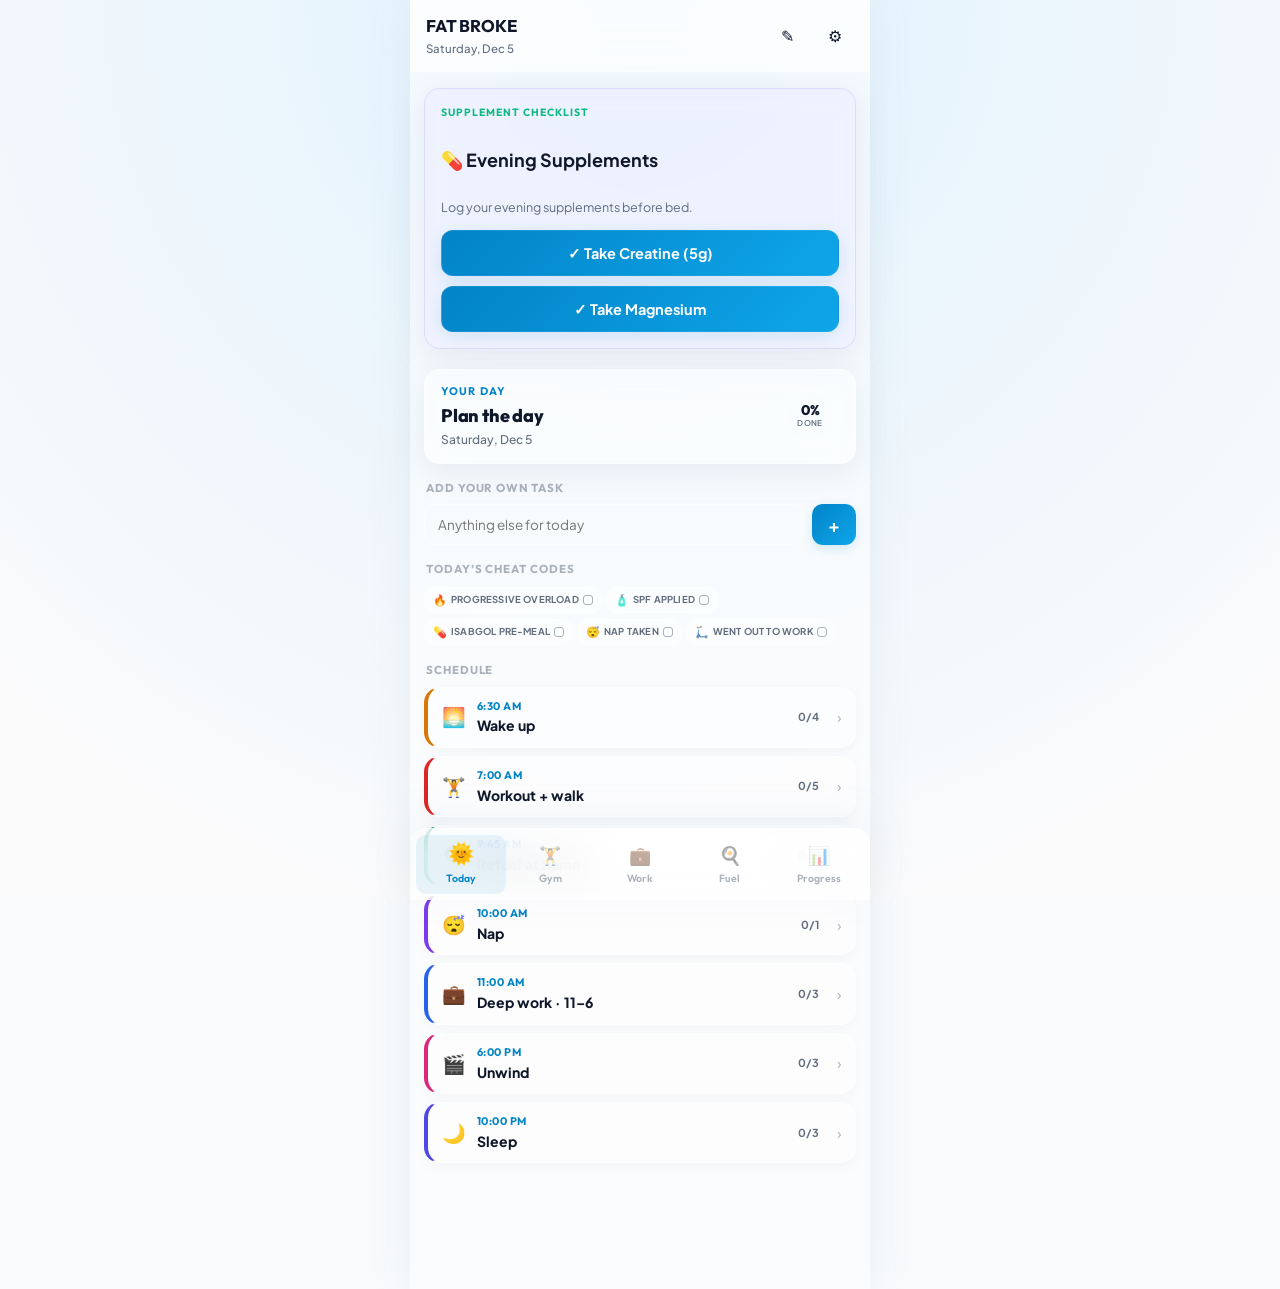
<file: index.html>
<!DOCTYPE html>
<html lang="en">
<head>
<meta charset="UTF-8">
<meta name="viewport" content="width=device-width, initial-scale=1.0, viewport-fit=cover">
<meta name="theme-color" content="#0a0b0f">
<meta name="apple-mobile-web-app-capable" content="yes">
<meta name="apple-mobile-web-app-status-bar-style" content="black-translucent">
<title>FAT BROKE - Today</title>
<link rel="manifest" href="manifest.webmanifest">
<link rel="apple-touch-icon" href="icon-192.png">
<link rel="stylesheet" href="lifeos.css">
</head>
<body>
<div class="app">
  <div class="topbar">
    <button class="iconbtn" id="backBtn" style="display:none">←</button>
    <div class="brand"><h2>FAT BROKE</h2><div class="sub" id="barSub"></div></div>
    <button class="iconbtn" id="editBtn" onclick="toggleEdit()" title="Edit">✎</button>
    <a class="iconbtn" href="settings.html" title="Settings">⚙</a>
  </div>

  <div class="view active" id="today"></div>

  <div class="tabbar">
    <a id="tabToday" class="on" href="index.html"><span class="ic">🌞</span>Today</a>
    <a id="tabGym" href="gym.html"><span class="ic">🏋️</span>Gym</a>
    <a id="tabWork" href="work.html"><span class="ic">💼</span>Work</a>
    <a id="tabFood" href="food.html"><span class="ic">🍳</span>Fuel</a>
    <a id="tabProg" href="progress.html"><span class="ic">📊</span>Progress</a>
  </div>
</div>

<script src="shared.js"></script>
<script>
let openB = {};
function goToday() {
  renderToday();
  const sub = document.getElementById('barSub');
  if (sub) sub.textContent = dateStr();
  hideBack();
}

function curBlockIndex(flow) {
  var nm = nowMin();
  var cur = -1;
  flow.forEach(function (b, i) {
    var t = pmin(b.time);
    if (t != null && t <= nm) cur = i;
  });
  return cur;
}

function renderToday() {
  var c = cfg(), flow = c.flow, s = planState();
  var cur = curBlockIndex(flow);
  var tot = 0, dn = 0;
  flow.forEach(function (b) {
    (b.subs || []).forEach(function (_, i) {
      tot++;
      if (s.blocks[b.id] && s.blocks[b.id][i]) dn++;
    });
  });
  var pct = tot ? dn / tot : 0;
  var curB = flow[cur];
  var html = '';
  
  if (EDIT) {
    html += '<div class="eyebrow">Edit your day</div><h1 class="title">Your flow</h1><p class="muted-p">Change the emoji, time, name or steps of any block. Add or remove anything. Tap ✎ again when done.</p>';
    flow.forEach(function (b) { html += editBlock(b); });
    html += '<button class="mini" style="margin-top:6px" onclick="addBlk()">+ Add a block</button>';
    html += '<div class="sectit">Cheat codes (habits)</div>';
    c.habits.forEach(function (h, i) {
      html += '<div class="esub"><input class="einp eemoji" value="' + esc(h.e) + '" oninput="setHabit(' + i + ',\'e\',this.value)"><input class="einp" value="' + esc(h.l) + '" oninput="setHabit(' + i + ',\'l\',this.value)"><button onclick="delHabit(' + i + ')">\u00d7</button></div>';
    });
    html += '<button class="mini" style="margin-top:8px" onclick="addHabit()">+ Add habit</button>';
    document.getElementById('today').innerHTML = html;
    return;
  }
  
  const now = new Date();
  const hr = now.getHours();
  
  // 1. Morning Check-in (6:00 AM to 6:00 PM)
  const morningActive = (hr >= 6 && hr < 18);
  let showMorningCheckin = false;
  let showCoffeeCheckin = false;
  
  if (morningActive) {
    // Check coffee first!
    const fState = lsGet('jae_food_' + todayKey(), null);
    const hasCoffee = fState && fState.coffee >= 1;
    
    if (!hasCoffee) {
      showCoffeeCheckin = true;
    } else {
      // Coffee logged, now check weight + waist!
      const bodyLogs = lsGet('jae_body_logs_v1', []);
      const todayBody = bodyLogs.find(l => l.date === todayKey());
      const hasWeight = todayBody && Number.isFinite(todayBody.weight);
      const hasWaist = todayBody && Number.isFinite(todayBody.waist);
      
      if (!hasWeight || !hasWaist) {
        showMorningCheckin = true;
      }
    }
  }
  
  // 2. Evening supplements check-in (8:00 PM to 6:00 AM next day)
  const isEvening = (hr >= 20 || hr < 6);
  let showSuppCheckin = false;
  let suppTargetDate = todayKey();
  
  if (isEvening && !showMorningCheckin && !showCoffeeCheckin) {
    if (hr < 6) {
      suppTargetDate = getYesterdayKey();
    }
    const fState = lsGet('jae_food_' + suppTargetDate, null) || { supps: [] };
    const creatineIdx = c.supps.findIndex(sp => /creatine/i.test(sp.name));
    const magnesiumIdx = c.supps.findIndex(sp => /magnesium/i.test(sp.name));
    
    const hasCreatine = (creatineIdx >= 0) ? (fState.supps[creatineIdx] >= 1) : true;
    const hasMagnesium = (magnesiumIdx >= 0) ? (fState.supps[magnesiumIdx] >= 1) : true;
    
    if (!hasCreatine || !hasMagnesium) {
      showSuppCheckin = true;
    }
  }
  
  if (showCoffeeCheckin) {
    html += '<div class="card" style="margin-bottom:20px;text-align:center;padding:20px 16px;background:rgba(108,140,255,0.06);border:1px solid rgba(108,140,255,0.2)">';
    html += '  <div class="eyebrow" style="margin:0 0 4px 0;text-transform:uppercase;font-size:10.5px;letter-spacing:1px;color:var(--good)">Action Required</div>';
    html += '  <h2 style="font-size:18px;margin-bottom:6px;font-weight:700;color:var(--text)">☕ Morning Coffee</h2>';
    html += '  <p style="font-size:12.5px;color:var(--muted);margin-bottom:14px">Log your first coffee of the day to unlock the weight check-in.</p>';
    html += '  <button class="cta" onclick="saveTodayCoffee()">✓ Log first coffee</button>';
    html += '</div>';
  }
  
  if (showMorningCheckin) {
    html += '<div class="card" style="margin-bottom:20px;padding:16px;background:rgba(108,140,255,0.06);border:1px solid rgba(108,140,255,0.2)">';
    html += '  <div class="eyebrow" style="margin:0 0 4px 0;text-transform:uppercase;font-size:10.5px;letter-spacing:1px;color:var(--good)">Action Required</div>';
    html += '  <h2 style="font-size:18px;margin-bottom:6px;font-weight:700;color:var(--text)">📊 Weight & Waist Check-in</h2>';
    html += '  <p style="font-size:12.5px;color:var(--muted);margin-bottom:12px">Enter today\'s weight and waist stats to complete morning registration.</p>';
    html += '  <div class="bodygrid" style="display:grid;grid-template-columns:1fr 1fr;gap:9px">';
    html += '    <div class="field" style="display:flex;flex-direction:column">';
    html += '      <label style="font-size:11px;color:var(--muted);font-weight:700;margin-bottom:4px">Weight (kg)</label>';
    html += '      <input id="todayWeightIn" type="number" step="0.05" inputmode="decimal" placeholder="63.4" style="padding:10px 11px;border-radius:12px;border:var(--glass-border);background:var(--surface2);color:var(--text);font-size:15px">';
    html += '    </div>';
    html += '    <div class="field" style="display:flex;flex-direction:column">';
    html += '      <label style="font-size:11px;color:var(--muted);font-weight:700;margin-bottom:4px">Waist (in)</label>';
    html += '      <input id="todayWaistIn" type="number" step="0.1" inputmode="decimal" placeholder="31.5" style="padding:10px 11px;border-radius:12px;border:var(--glass-border);background:var(--surface2);color:var(--text);font-size:15px">';
    html += '    </div>';
    html += '  </div>';
    html += '  <button class="cta" style="margin-top:12px;width:100%" onclick="saveTodayBody()">✓ Save check-in</button>';
    html += '</div>';
  }
  
  if (showSuppCheckin) {
    const fState = lsGet('jae_food_' + suppTargetDate, null) || { supps: [] };
    const creatineIdx = c.supps.findIndex(sp => /creatine/i.test(sp.name));
    const magnesiumIdx = c.supps.findIndex(sp => /magnesium/i.test(sp.name));
    
    const hasCreatine = (creatineIdx >= 0) ? (fState.supps[creatineIdx] >= 1) : true;
    const hasMagnesium = (magnesiumIdx >= 0) ? (fState.supps[magnesiumIdx] >= 1) : true;
    
    html += '<div class="card" style="margin-bottom:20px;padding:16px;background:rgba(154,124,255,0.06);border:1px solid rgba(154,124,255,0.2);display:flex;flex-direction:column;gap:10px">';
    html += '  <div class="eyebrow" style="margin:0 0 2px 0;text-transform:uppercase;font-size:10.5px;letter-spacing:1px;color:var(--good)">Supplement Checklist</div>';
    html += '  <h2 style="font-size:18px;margin-bottom:2px;font-weight:700;color:var(--text)">💊 Evening Supplements</h2>';
    html += '  <p style="font-size:12.5px;color:var(--muted);margin-bottom:4px">Log your evening supplements before bed.</p>';
    
    if (!hasCreatine) {
      html += '  <button class="cta" onclick="saveTodaySupp(' + creatineIdx + ', \'' + suppTargetDate + '\')">✓ Take Creatine (5g)</button>';
    } else {
      html += '  <div style="padding:10px;border-radius:12px;background:rgba(16,185,129,0.1);color:var(--good);text-align:center;font-weight:700;font-size:13px">✓ Creatine Taken</div>';
    }
    
    if (!hasMagnesium) {
      html += '  <button class="cta" onclick="saveTodaySupp(' + magnesiumIdx + ', \'' + suppTargetDate + '\')">✓ Take Magnesium</button>';
    } else {
      html += '  <div style="padding:10px;border-radius:12px;background:rgba(16,185,129,0.1);color:var(--good);text-align:center;font-weight:700;font-size:13px">✓ Magnesium Taken</div>';
    }
    
    html += '</div>';
  }
  
  // 1. Focus header first
  html += '<div class="fhead" style="margin-top:0"><div><div class="nowlbl">' + (curB ? 'Right now' : 'Your day') + '</div><div class="nowttl">' + (curB ? esc(curB.title) : 'Plan the day') + '</div><div class="nowsub">' + (curB ? disp(curB.time) : dateStr()) + '</div></div><div class="ring">' + ringSvg(pct, Math.round(pct * 100) + '%', 'done') + '</div></div>';
  
  // 2. Custom tasks second
  html += '<div class="sectit" style="margin-top:16px">Add your own task</div>';
  html += '<div class="addrow"><input id="planTaskIn" placeholder="Anything else for today" onkeydown="if(event.key===\'Enter\')addTask()"><button onclick="addTask()">+</button></div><div id="planTasks"></div>';
  
  // 3. Habits (cheat codes) third
  html += '<div class="sectit" style="margin-top:16px">Today\u2019s cheat codes</div><div class="habits" id="habitGrid"></div>';
  
  // 4. Daily flow fourth
  html += '<div class="sectit" style="margin-top:16px">Schedule</div>';
  flow.forEach(function (b, i) { html += viewBlock(b, i, cur, s); });

  document.getElementById('today').innerHTML = html;
  renderTasks();
  renderHabits();
}

function viewBlock(b, i, cur, s) {
  var st = s.blocks[b.id] || [];
  var subs = b.subs || [];
  var done = 0;
  subs.forEach(function (_, j) { if (st[j]) done++; });
  var isCur = (i === cur);
  var isPast = (cur >= 0 && i < cur);
  var open = (b.id in openB) ? openB[b.id] : isCur;
  var cls = 'blk ' + (b.color || '') + (isCur ? ' now' : '') + (isPast ? ' past' : '') + (open ? ' open' : '');
  var h = '<div class="' + cls + '"><div class="bhd" onclick="toggleOpen(\'' + b.id + '\',' + i + ')"><span class="be">' + esc(b.emoji) + '</span><div class="bm"><div class="bt">' + disp(b.time) + '</div><div class="bh">' + esc(b.title) + '</div></div>' + (subs.length ? '<span class="bcount' + (done === subs.length ? ' done' : '') + '">' + done + '/' + subs.length + '</span>' : '') + '<span class="bchev">\u203a</span></div>';
  
  if (open) {
    if (subs.length) {
      h += '<div class="subs">';
      subs.forEach(function (sub, j) {
        var on = !!st[j];
        h += '<div class="subrow' + (on ? ' done' : '') + '" onclick="toggleSub(\'' + b.id + '\',' + j + ')"><span class="subcbx' + (on ? ' on' : '') + '">\u2713</span><span class="stx">' + esc(sub) + '</span></div>';
      });
      h += '</div>';
    }
    if (b.action === 'gym') h += '<div class="blkact"><a class="cta" href="gym.html">Open workout \u2192</a></div>';
    if (b.action === 'work') h += '<div class="blkact"><a class="cta" href="work.html">Open work block \u2192</a></div>';
  }
  h += '</div>';
  return h;
}

function editBlock(b) {
  var subs = b.subs || [];
  var h = '<div class="blk ' + (b.color || '') + '">';
  h += '<div class="erow"><input class="einp eemoji" value="' + esc(b.emoji) + '" oninput="setBlk(\'' + b.id + '\',\'emoji\',this.value)"><input type="time" class="etime" value="' + esc(b.time) + '" onchange="setBlk(\'' + b.id + '\',\'time\',this.value,true)"></div>';
  h += '<input class="etitle" value="' + esc(b.title) + '" oninput="setBlk(\'' + b.id + '\',\'title\',this.value)">';
  h += '<div class="esubs">';
  subs.forEach(function (sub, j) {
    h += '<div class="esub"><input class="einp" value="' + esc(sub) + '" oninput="setSub(\'' + b.id + '\',' + j + ',this.value)"><button onclick="delSub(\'' + b.id + '\',' + j + ')">\u00d7</button></div>';
  });
  h += '</div>';
  h += '<div class="etools"><button class="mini" onclick="addSub(\'' + b.id + '\')">+ step</button>';
  h += '<select onchange="setBlk(\'' + b.id + '\',\'color\',this.value,true)">';
  COLORS.forEach(function (col) { h += '<option value="' + col + '"' + (b.color === col ? ' selected' : '') + '>' + col + '</option>'; });
  h += '</select>';
  h += '<select onchange="setBlk(\'' + b.id + '\',\'action\',this.value)"><option value=""' + (!b.action ? ' selected' : '') + '>no button</option><option value="gym"' + (b.action === 'gym' ? ' selected' : '') + '>Gym button</option><option value="work"' + (b.action === 'work' ? ' selected' : '') + '>Work button</option></select>';
  h += '<button class="mini" onclick="moveBlk(\'' + b.id + '\',-1)">\u2191</button><button class="mini" onclick="moveBlk(\'' + b.id + '\',1)">\u2193</button>';
  h += '<button class="mini danger" onclick="delBlk(\'' + b.id + '\')">Delete</button></div></div>';
  return h;
}

function toggleOpen(id, i) {
  var c = cfg();
  var cur = curBlockIndex(c.flow);
  var isCur = (i === cur);
  var open = (id in openB) ? openB[id] : isCur;
  openB[id] = !open;
  renderToday();
}

function toggleSub(id, j) {
  var s = planState();
  var arr = s.blocks[id] || [];
  arr[j] = !arr[j];
  s.blocks[id] = arr;
  savePlanState(s);
  openB[id] = true;
  renderToday();
  pushDay();
}

function findBlk(c, id) {
  for (var i = 0; i < c.flow.length; i++) if (c.flow[i].id === id) return c.flow[i];
  return null;
}

function setBlk(id, f, v, re) {
  var c = cfg();
  var b = findBlk(c, id);
  if (!b) return;
  b[f] = v;
  saveCfg(c);
  if (re) renderToday();
}

function setSub(id, j, v) {
  var c = cfg();
  var b = findBlk(c, id);
  if (!b) return;
  b.subs = b.subs || [];
  b.subs[j] = v;
  saveCfg(c);
}

function addSub(id) {
  var c = cfg();
  var b = findBlk(c, id);
  if (!b) return;
  b.subs = b.subs || [];
  b.subs.push('New step');
  saveCfg(c);
  renderToday();
}

function delSub(id, j) {
  var c = cfg();
  var b = findBlk(c, id);
  if (!b) return;
  b.subs.splice(j, 1);
  saveCfg(c);
  renderToday();
}

function delBlk(id) {
  var c = cfg();
  c.flow = c.flow.filter(function (b) { return b.id !== id; });
  saveCfg(c);
  renderToday();
}

function moveBlk(id, d) {
  var c = cfg();
  var i = c.flow.findIndex(function (b) { return b.id === id; });
  var j = i + d;
  if (i < 0 || j < 0 || j >= c.flow.length) return;
  var t = c.flow[i];
  c.flow[i] = c.flow[j];
  c.flow[j] = t;
  saveCfg(c);
  renderToday();
}

function addBlk() {
  var c = cfg();
  c.flow.push({ id: 'b' + Date.now(), emoji: '⭐', time: '12:00', title: 'New block', color: 'blue', subs: ['New step'] });
  saveCfg(c);
  renderToday();
}

function setHabit(i, f, v) {
  var c = cfg();
  if (!c.habits[i]) return;
  c.habits[i][f] = v;
  saveCfg(c);
}

function addHabit() {
  var c = cfg();
  c.habits.push({ k: 'h' + Date.now(), e: '✅', l: 'New habit' });
  saveCfg(c);
  renderToday();
}

function delHabit(i) {
  var c = cfg();
  c.habits.splice(i, 1);
  saveCfg(c);
  renderToday();
}

function renderHabits() {
  var c = cfg(), s = planState();
  var g = document.getElementById('habitGrid');
  if (!g) return;
  g.innerHTML = '';
  c.habits.forEach(function (h) {
    var on = !!s.habits[h.k];
    var d = document.createElement('div');
    d.className = 'hbtn' + (on ? ' on' : '');
    d.innerHTML = '<span class="he">' + esc(h.e) + '</span><span class="hl">' + esc(h.l) + '</span><span class="hk">\u2713</span>';
    d.onclick = function () { toggleHabit(h.k); };
    g.appendChild(d);
  });
}

function toggleHabit(k) {
  var s = planState();
  s.habits[k] = !s.habits[k];
  savePlanState(s);
  renderHabits();
  pushDay();
}

function getTasks() { return planState().tasks; }

function addTask() {
  var inp = document.getElementById('planTaskIn');
  var v = (inp.value || '').trim();
  if (!v) return;
  var s = planState();
  s.tasks.push({ tx: v, done: false });
  savePlanState(s);
  inp.value = '';
  renderTasks();
  pushDay();
}

function toggleTask(i) {
  var s = planState();
  s.tasks[i].done = !s.tasks[i].done;
  savePlanState(s);
  renderTasks();
  pushDay();
}

function delTask(i) {
  var s = planState();
  s.tasks.splice(i, 1);
  savePlanState(s);
  renderTasks();
  pushDay();
}

function renderTasks() {
  var el = document.getElementById('planTasks');
  if (!el) return;
  var arr = getTasks();
  if (!arr.length) {
    el.innerHTML = '';
    return;
  }
  el.innerHTML = '';
  arr.forEach(function (t, i) {
    var d = document.createElement('div');
    d.className = 'trow' + (t.done ? ' done' : '');
    d.innerHTML = '<div class="cbx ' + (t.done ? 'on' : '') + '">\u2713</div><div class="tx">' + esc(t.tx) + '</div><button class="del">\u00d7</button>';
    d.querySelector('.cbx').onclick = function () { toggleTask(i); };
    d.querySelector('.tx').onclick = function () { toggleTask(i); };
    d.querySelector('.del').onclick = function () { delTask(i); };
    el.appendChild(d);
  });
}

function planState() {
  const k = 'jae_plan_' + todayKey();
  let s = lsGet(k, null);
  if (!s) {
    s = { tasks: [], habits: {}, blocks: {} };
    lsSet(k, s);
  }
  s.habits = s.habits || {};
  s.blocks = s.blocks || {};
  s.tasks = s.tasks || [];
  return s;
}

function savePlanState(s) {
  var k = 'jae_plan_' + todayKey();
  lsSet(k, s);
  syncPush(k, s);
}

function refresh() {
  renderToday();
}

function getYesterdayKey() {
  const d = new Date();
  d.setDate(d.getDate() - 1);
  return d.getFullYear() + '-' + String(d.getMonth() + 1).padStart(2, '0') + '-' + String(d.getDate()).padStart(2, '0');
}

window.saveTodayBody = function() {
  const w = parseFloat(document.getElementById('todayWeightIn').value);
  const waist = parseFloat(document.getElementById('todayWaistIn').value);
  if (!Number.isFinite(w) && !Number.isFinite(waist)) {
    if (typeof toast === 'function') toast('Add weight or waist first');
    return;
  }
  const date = todayKey();
  let a = lsGet('jae_body_logs_v1', []);
  const existing = a.find(x => x.date === date);
  a = a.filter(x => x.date !== date);
  
  const finalWeight = Number.isFinite(w) ? w : (existing ? existing.weight : null);
  const finalWaist = Number.isFinite(waist) ? waist : (existing ? existing.waist : null);
  
  a.unshift({
    date: date,
    weight: finalWeight,
    waist: finalWaist
  });
  lsSet('jae_body_logs_v1', a);
  if (typeof syncPush === 'function') syncPush('jae_body_logs_v1', a);
  
  if (typeof pushRemote === 'function') {
    pushRemote({
      type: 'body',
      date: date,
      weight: finalWeight,
      waist: finalWaist
    });
  }
  if (typeof toast === 'function') toast('Check-in saved ✓');
  renderToday();
};

window.saveTodayCoffee = function() {
  const date = todayKey();
  const k = 'jae_food_' + date;
  let fState = lsGet(k, null);
  var c = cfg();
  if (!fState) {
    fState = { meals: c.meals.map(() => false), water: 0, coffee: 0, supps: c.supps.map(() => 0) };
  }
  fState.coffee = Math.max(1, fState.coffee + 1);
  lsSet(k, fState);
  if (typeof syncPush === 'function') syncPush(k, fState);
  if (typeof pushRemote === 'function') {
    pushRemote({
      type: 'food',
      date: date,
      kcal: 0,
      protein: 0,
      water: fState.water,
      coffee: fState.coffee,
      meals: 'Coffee logged'
    });
  }
  if (typeof toast === 'function') toast('First coffee logged! ☕');
  renderToday();
};

window.saveTodaySupp = function(idx, dateStr) {
  const k = 'jae_food_' + dateStr;
  let fState = lsGet(k, null);
  var c = cfg();
  if (!fState) {
    fState = { meals: c.meals.map(() => false), water: 0, coffee: 0, supps: c.supps.map(() => 0) };
  }
  fState.supps[idx] = Math.max(1, (fState.supps[idx] || 0) + 1);
  lsSet(k, fState);
  if (typeof syncPush === 'function') syncPush(k, fState);
  
  if (typeof pushRemote === 'function') {
    pushRemote({
      type: 'food',
      date: dateStr,
      kcal: 0,
      protein: 0,
      water: fState.water,
      coffee: fState.coffee,
      meals: 'Supps: ' + c.supps[idx].name
    });
  }
  if (typeof toast === 'function') toast(c.supps[idx].name + ' logged ✓');
  renderToday();
};

window.onload = function() {
  goToday();
};
</script>
</body>
</html>
</file>
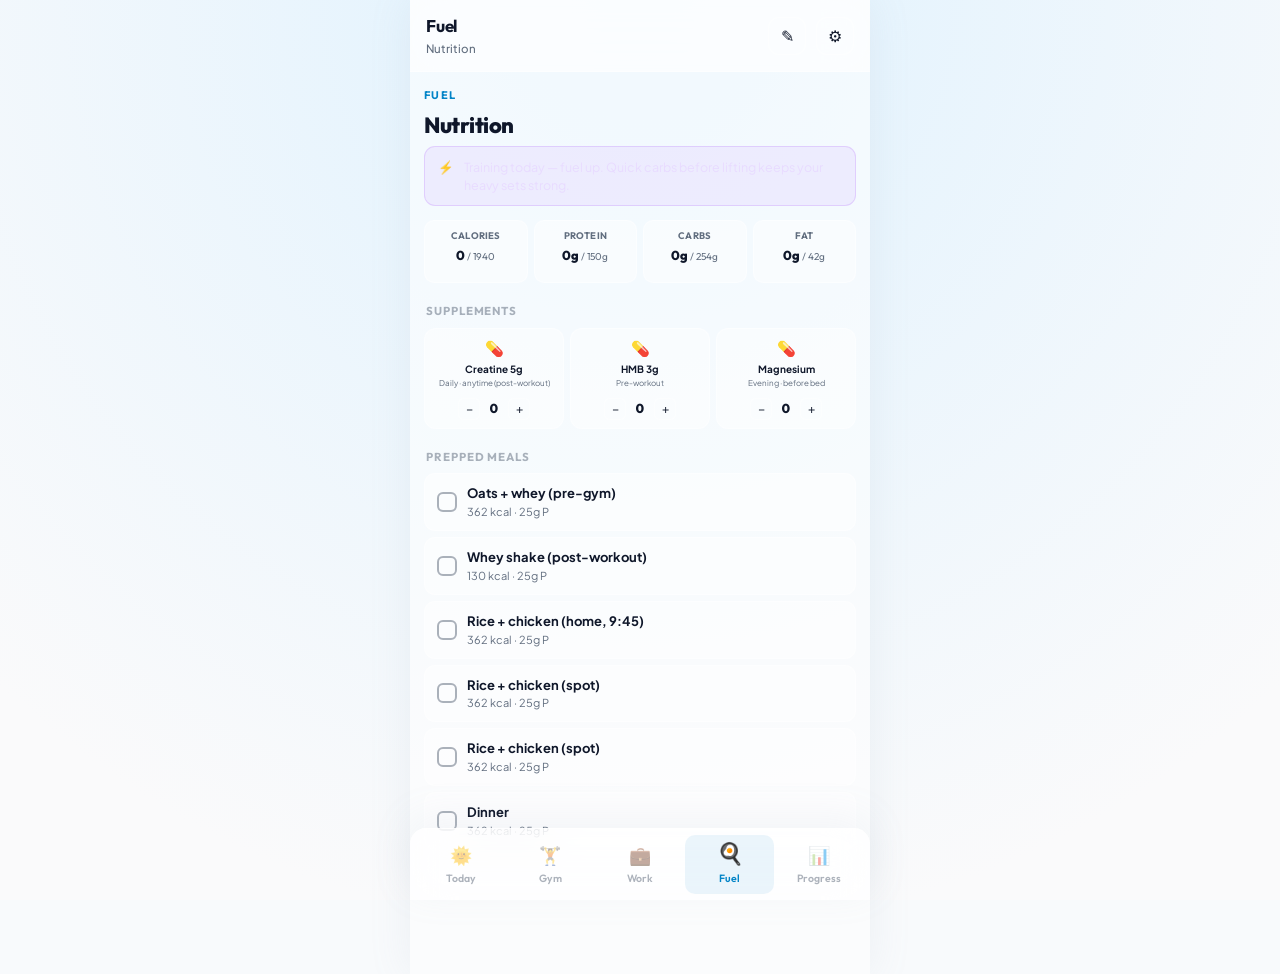
<file: food.html>
<!DOCTYPE html>
<html lang="en">
<head>
<meta charset="UTF-8">
<meta name="viewport" content="width=device-width, initial-scale=1.0, viewport-fit=cover">
<meta name="theme-color" content="#0a0b0f">
<meta name="apple-mobile-web-app-capable" content="yes">
<meta name="apple-mobile-web-app-status-bar-style" content="black-translucent">
<title>FAT BROKE - Fuel</title>
<link rel="manifest" href="manifest.webmanifest">
<link rel="apple-touch-icon" href="icon-192.png">
<link rel="stylesheet" href="lifeos.css">
</head>
<body>
<div class="app">
  <div class="topbar">
    <button class="iconbtn" id="backBtn" style="display:none">←</button>
    <div class="brand"><h2 id="barTitle">Fuel</h2><div class="sub" id="barSub">Nutrition</div></div>
    <button class="iconbtn" id="editBtn" onclick="toggleEdit()" title="Edit">✎</button>
    <a class="iconbtn" href="settings.html" title="Settings">⚙</a>
  </div>

  <div class="view active" id="food"></div>

  <div class="tabbar">
    <a id="tabToday" href="index.html"><span class="ic">🌞</span>Today</a>
    <a id="tabGym" href="gym.html"><span class="ic">🏋️</span>Gym</a>
    <a id="tabWork" href="work.html"><span class="ic">💼</span>Work</a>
    <a id="tabFood" class="on" href="food.html"><span class="ic">🍳</span>Fuel</a>
    <a id="tabProg" href="progress.html"><span class="ic">📊</span>Progress</a>
  </div>
</div>

<script src="shared.js"></script>
<script>
function setBar(t, s) {
  document.getElementById('barTitle').textContent = t;
  document.getElementById('barSub').textContent = s;
}

function showView(id) {
  document.querySelectorAll('.view').forEach(v => v.classList.remove('active'));
  document.getElementById(id).classList.add('active');
  window.scrollTo(0, 0);
}

function goFood() {
  showView('food');
  setBar('Fuel', 'Nutrition');
  hideBack();
  renderFood();
}

function renderFood() {
  var c = cfg();
  var g = c.goals;
  const s = foodState();
  let kcal = 0, prot = 0, carb = 0, fat = 0;
  
  c.meals.forEach((m, i) => {
    if (s.meals && s.meals[i]) {
      kcal += m.kcal || 0;
      prot += m.protein || 0;
      carb += m.carbs || 0;
      fat += m.fat || 0;
    }
  });
  
  var html = '<div class="eyebrow">Fuel</div><h1 class="title">Nutrition</h1>';
  
  if (EDIT) {
    html += '<p class="muted-p">Edit your goals, meals and supplements. Add or remove anything.</p>';
    html += '<div class="sectit">Daily goals</div><div class="foodgoals">';
    [['kcal', 'Calories'], ['protein', 'Protein g'], ['carb', 'Carbs g'], ['fat', 'Fat g']].forEach(function (p) {
      html += '<div class="field"><label>' + p[1] + '</label><input type="number" value="' + (g[p[0]] || 0) + '" oninput="setGoal(\'' + p[0] + '\',this.value)"></div>';
    });
    html += '</div>';
    html += '<div class="sectit">Meals</div>';
    c.meals.forEach(function (m, i) {
      html += '<div class="esub"><input class="einp" value="' + esc(m.name) + '" oninput="setMeal(' + i + ',\'name\',this.value)"><input class="einp" style="max-width:62px" type="number" value="' + (m.kcal || 0) + '" oninput="setMeal(' + i + ',\'kcal\',this.value)" title="kcal"><input class="einp" style="max-width:54px" type="number" value="' + (m.protein || 0) + '" oninput="setMeal(' + i + ',\'protein\',this.value)" title="protein"><button onclick="delMeal(' + i + ')">\u00d7</button></div>';
    });
    html += '<button class="mini" style="margin-top:8px" onclick="addMeal()">+ Add meal</button>';
    html += '<div class="sectit">Supplements</div>';
    c.supps.forEach(function (sp, i) {
      html += '<div class="esub"><input class="einp" value="' + esc(sp.name) + '" oninput="setSupp(' + i + ',\'name\',this.value)"><input class="einp" value="' + esc(sp.when) + '" oninput="setSupp(' + i + ',\'when\',this.value)" placeholder="when"><button onclick="delSupp(' + i + ')">\u00d7</button></div>';
    });
    html += '<button class="mini" style="margin-top:8px" onclick="addSupp()">+ Add supplement</button>';
    document.getElementById('food').innerHTML = html;
    return;
  }
  
  html += '<div id="foodNudge"></div>';
  
  let kcalPct = Math.min(100, Math.round((kcal / (g.kcal || 1)) * 100));
  let protPct = Math.min(100, Math.round((prot / (g.protein || 1)) * 100));
  let carbPct = Math.min(100, Math.round((carb / (g.carb || 1)) * 100));
  let fatPct = Math.min(100, Math.round((fat / (g.fat || 1)) * 100));
  
  html += '<div class="compact-macros">';
  html += '  <div class="macro-box kcal">';
  html += '    <div class="lbl">Calories</div>';
  html += '    <div class="val">' + kcal + ' <span style="font-size:10px;font-weight:400;color:var(--muted)">/ ' + g.kcal + '</span></div>';
  html += '    <div class="bar"><i style="width:' + kcalPct + '%"></i></div>';
  html += '  </div>';
  html += '  <div class="macro-box protein">';
  html += '    <div class="lbl">Protein</div>';
  html += '    <div class="val">' + prot + 'g <span style="font-size:10px;font-weight:400;color:var(--muted)">/ ' + g.protein + 'g</span></div>';
  html += '    <div class="bar"><i style="width:' + protPct + '%"></i></div>';
  html += '  </div>';
  html += '  <div class="macro-box carbs">';
  html += '    <div class="lbl">Carbs</div>';
  html += '    <div class="val">' + carb + 'g <span style="font-size:10px;font-weight:400;color:var(--muted)">/ ' + g.carb + 'g</span></div>';
  html += '    <div class="bar"><i style="width:' + carbPct + '%"></i></div>';
  html += '  </div>';
  html += '  <div class="macro-box fat">';
  html += '    <div class="lbl">Fat</div>';
  html += '    <div class="val">' + fat + 'g <span style="font-size:10px;font-weight:400;color:var(--muted)">/ ' + g.fat + 'g</span></div>';
  html += '    <div class="bar"><i style="width:' + fatPct + '%"></i></div>';
  html += '  </div>';
  html += '</div>';
  
  html += '<div class="sectit">Supplements</div>';
  html += '<div class="counter-grid-3" id="suppGrid"></div>';
  
  html += '<div class="sectit">Prepped meals</div>';
  html += '<div id="mealList"></div>';
  
  document.getElementById('food').innerHTML = html;
  
  const tw = todayWorkoutName();
  const ate = s.meals && s.meals.some(m => m);
  const fn = document.getElementById('foodNudge');
  if (fn) {
    if (!isRest(tw) && !ate && new Date().getHours() < 12) {
      fn.innerHTML = '<div class="callout"><span>⚡</span><div>Training today \u2014 fuel up. Quick carbs before lifting keeps your heavy sets strong.</div></div>';
    } else {
      fn.innerHTML = '';
    }
  }
  
  const ml = document.getElementById('mealList');
  ml.innerHTML = '';
  c.meals.forEach((m, i) => {
    const d = document.createElement('div');
    const isEaten = s.meals && s.meals[i];
    d.className = 'meal' + (isEaten ? ' on' : '');
    d.innerHTML = '<div class="cbx ' + (isEaten ? 'on' : '') + '">\u2713</div><div class="mn"><b>' + esc(m.name) + '</b><small>' + (m.kcal || 0) + ' kcal \u00b7 ' + (m.protein || 0) + 'g P</small></div>';
    d.onclick = () => {
      const st = foodState();
      st.meals[i] = !st.meals[i];
      saveFoodState(st);
      renderFood();
      pushFood();
    };
    ml.appendChild(d);
  });
  
  const sg = document.getElementById('suppGrid');
  sg.innerHTML = '';
  c.supps.forEach((sp, i) => {
    const count = s.supps[i] || 0;
    const d = document.createElement('div');
    d.className = 'counter' + (count > 0 ? ' on' : '');
    d.innerHTML = '<div class="cl"><span class="ce">💊</span><div class="cn"><b>' + esc(sp.name) + '</b><small>' + esc(sp.when || '') + '</small></div></div><div class="cc"><button onclick="adjSupp(' + i + ',-1)">−</button><div class="cv num">' + count + '</div><button onclick="adjSupp(' + i + ',1)">+</button></div>';
    sg.appendChild(d);
  });
}

function adjSupp(i, d) {
  const s = foodState();
  if (!s.supps) s.supps = [];
  s.supps[i] = Math.max(0, (parseInt(s.supps[i]) || 0) + d);
  saveFoodState(s);
  renderFood();
  clearTimeout(window._fc);
  window._fc = setTimeout(pushFood, 1200);
}

function adjCount(k, d) {
  const s = foodState();
  s[k] = Math.max(0, (s[k] || 0) + d);
  saveFoodState(s);
  renderFood();
  clearTimeout(window._fc);
  window._fc = setTimeout(pushFood, 1200);
}

function setGoal(k, v) {
  var c = cfg();
  c.goals[k] = parseFloat(v) || 0;
  saveCfg(c);
}

function setMeal(i, f, v) {
  var c = cfg();
  if (!c.meals[i]) return;
  c.meals[i][f] = (f === 'name') ? v : (parseFloat(v) || 0);
  saveCfg(c);
}

function addMeal() {
  var c = cfg();
  c.meals.push({ name: 'New meal', kcal: 0, protein: 0, carbs: 0, fat: 0 });
  saveCfg(c);
  renderFood();
}

function delMeal(i) {
  var c = cfg();
  c.meals.splice(i, 1);
  saveCfg(c);
  renderFood();
}

function setSupp(i, f, v) {
  var c = cfg();
  if (!c.supps[i]) return;
  c.supps[i][f] = v;
  saveCfg(c);
}

function addSupp() {
  var c = cfg();
  c.supps.push({ name: 'New supplement', when: '' });
  saveCfg(c);
  renderFood();
}

function delSupp(i) {
  var c = cfg();
  c.supps.splice(i, 1);
  saveCfg(c);
  renderFood();
}

function foodState() {
  var c = cfg();
  const k = 'jae_food_' + todayKey();
  let s = lsGet(k, null);
  if (!s) {
    s = { meals: c.meals.map(() => false), water: 0, coffee: 0, supps: c.supps.map(() => 0) };
    lsSet(k, s);
  }
  if (!s.meals || s.meals.length !== c.meals.length) {
    s.meals = c.meals.map((m, i) => (s.meals && s.meals[i]) || false);
  }
  if (!s.supps || s.supps.length !== c.supps.length) {
    s.supps = c.supps.map((m, i) => {
      let val = s.supps && s.supps[i];
      if (typeof val === 'boolean') return val ? 1 : 0;
      return parseInt(val) || 0;
    });
  } else {
    s.supps = s.supps.map((val) => {
      if (typeof val === 'boolean') return val ? 1 : 0;
      return parseInt(val) || 0;
    });
  }
  return s;
}

function saveFoodState(s) {
  var k = 'jae_food_' + todayKey();
  lsSet(k, s);
  syncPush(k, s);
}

function refresh() {
  renderFood();
}

window.onload = function() {
  goFood();
};
</script>
</body>
</html>
</file>
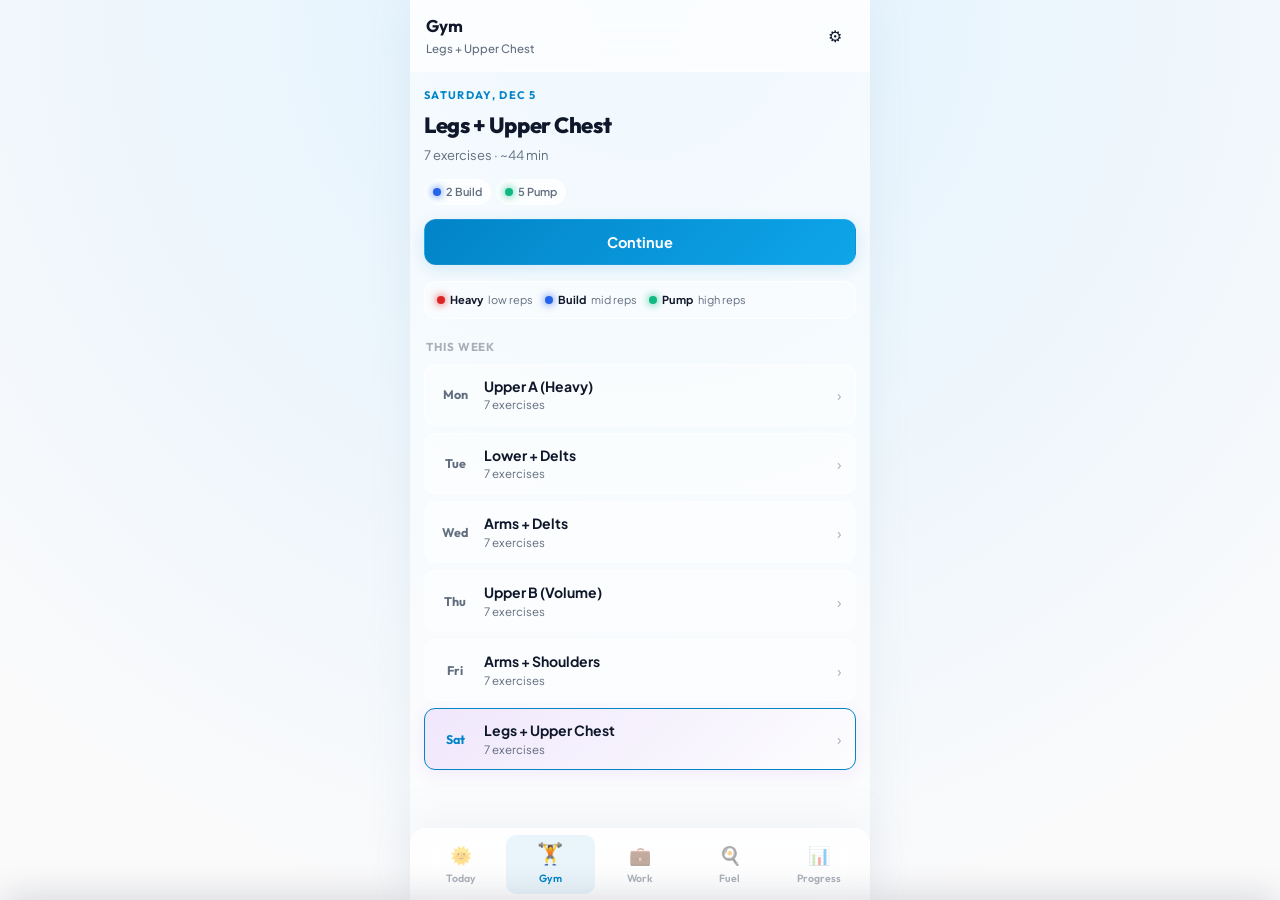
<file: gym.html>
<!DOCTYPE html>
<html lang="en">
<head>
<meta charset="UTF-8">
<meta name="viewport" content="width=device-width, initial-scale=1.0, viewport-fit=cover">
<meta name="theme-color" content="#0a0b0f">
<meta name="apple-mobile-web-app-capable" content="yes">
<meta name="apple-mobile-web-app-status-bar-style" content="black-translucent">
<title>FAT BROKE - Gym</title>
<link rel="manifest" href="manifest.webmanifest">
<link rel="apple-touch-icon" href="icon-192.png">
<link rel="stylesheet" href="lifeos.css">
</head>
<body>
<div class="app">
  <div class="topbar">
    <button class="iconbtn" id="backBtn" style="display:none">←</button>
    <div class="brand"><h2 id="barTitle">Gym</h2><div class="sub" id="barSub">Today's session</div></div>
    <a class="iconbtn" href="settings.html" title="Settings">⚙</a>
  </div>

  <div class="view active" id="gym">
    <div class="eyebrow" id="gymDay">Today</div>
    <h1 class="title" id="todayWorkout"></h1>
    <div class="muted-p" id="gymLbl">Today’s session</div>
    <div class="chips" id="tierChips" style="margin-bottom:14px"></div>
    <button class="cta" id="continueBtn" onclick="continueToday()">Continue</button>
    <div class="legend" style="margin-top:16px">
      <div class="li"><span class="dot Heavy"></span><b>Heavy</b> low reps</div>
      <div class="li"><span class="dot Hypertrophy"></span><b>Build</b> mid reps</div>
      <div class="li"><span class="dot Pump"></span><b>Pump</b> high reps</div>
    </div>
    <div class="sectit">This week</div>
    <div class="week" id="weekList"></div>
  </div>

  <div class="view" id="preview">
    <div class="eyebrow" id="prevDay">Workout Preview</div>
    <h1 class="title" style="margin-bottom:6px">These are your exercises for today</h1>
    <div class="muted-p" id="prevWorkout"></div>
    <div id="prevWorkoutPreview" style="margin-top:16px"></div>
    <button class="cta" id="letsGoBtn" onclick="letsGo()">Let's Go →</button>
    <button class="cta ghost" style="margin-top:9px;margin-bottom:24px" onclick="goGym()">← Back to Lobby</button>
  </div>

  <div class="view" id="player">
    <div class="pbar"><i id="pfill"></i></div>
    <div class="exhead"><div class="exname" id="exName"></div><div class="tier" id="exTier"></div></div>
    <div class="exsub" id="exSub"></div>
    <div id="playerExNext" style="font-size:12.1px;color:var(--muted);margin-top:-6px;margin-bottom:12px;font-weight:500"></div>
    <div class="media" id="media"></div>
    <div class="setdots" id="setDots"></div>
    <div class="card">
      <div class="slbl" id="setLbl">Set 1</div>
      <div class="tgt" id="setTgt"></div>
      <div class="steppers">
        <div class="stepper"><div class="cap">Weight</div><div class="ctl"><button onclick="bump('w',-1)">−</button><div class="val"><input id="wIn" class="num" inputmode="decimal"></div><button onclick="bump('w',1)">+</button></div><div class="unit">kg</div></div>
        <div class="stepper"><div class="cap">Reps</div><div class="ctl"><button onclick="bump('r',-1)">−</button><div class="val"><input id="rIn" class="num" inputmode="numeric"></div><button onclick="bump('r',1)">+</button></div><div class="unit">reps</div></div>
      </div>
      <button class="donebtn" onclick="doneSet()">✓ Done set</button>
      <div class="minor"><button onclick="prevSet()">← Back</button><button onclick="openDrawer()">View workout</button><button onclick="skipExercise()">Skip</button></div>
    </div>
    <div id="playerNextUp" class="nextup-card"></div>
  </div>

  <div class="view" id="summary">
    <div class="eyebrow">Complete</div>
    <h1 class="title" id="sumTitle">Workout done</h1>
    <div class="stats" id="sumStats"></div>
    <div class="sectit">Breakdown</div>
    <div id="sumList"></div>
    <button class="cta" style="margin-top:16px" onclick="saveSession()">Save &amp; finish</button>
    <button class="cta ghost" style="margin-top:9px" onclick="goGym()">Discard</button>
  </div>

  <div class="rest" id="rest">
    <div class="cap" id="restCap">Rest</div>
    <div class="ring2"><svg viewBox="0 0 100 100"><circle cx="50" cy="50" r="45" fill="none" stroke="rgba(255,255,255,.12)" stroke-width="6"/><circle id="ringFg" cx="50" cy="50" r="45" fill="none" stroke="#6c8cff" stroke-width="7" stroke-linecap="round" stroke-dasharray="283" stroke-dashoffset="0"/></svg><div class="t num" id="restTime">1:30</div></div>
    <div class="nextup" id="nextUp"></div>
    <div class="adj"><button onclick="adjRest(-15)">—15s</button><button onclick="adjRest(15)">+15s</button></div>
    <button class="skip" onclick="endRest()">Skip →</button>
  </div>

  <div class="tabbar">
    <a id="tabToday" href="index.html"><span class="ic">🌞</span>Today</a>
    <a id="tabGym" class="on" href="gym.html"><span class="ic">🏋️</span>Gym</a>
    <a id="tabWork" href="work.html"><span class="ic">💼</span>Work</a>
    <a id="tabFood" href="food.html"><span class="ic">🍳</span>Fuel</a>
    <a id="tabProg" href="progress.html"><span class="ic">📊</span>Progress</a>
  </div>

  <div class="drawer-overlay" id="drawerOverlay" onclick="closeDrawer()"></div>
  <div class="drawer" id="workoutDrawer">
    <div class="drawer-header">
      <h3 id="drawerTitle">Today's Workout</h3>
      <button class="close-btn" onclick="closeDrawer()">×</button>
    </div>
    <div class="drawer-content" id="drawerContent"></div>
  </div>
</div>

<script src="shared.js"></script>
<script>
let S = null;
let rest = { t: 0, total: 0, iv: null };

function setBar(t, s) {
  document.getElementById('barTitle').textContent = t;
  document.getElementById('barSub').textContent = s;
}

function showView(id) {
  document.querySelectorAll('.view').forEach(v => v.classList.remove('active'));
  document.getElementById(id).classList.add('active');
  window.scrollTo(0, 0);
}

function goGym() {
  showView('gym');
  const tw = todayWorkoutName();
  setBar('Gym', tw || 'Rest day');
  hideBack();
  renderGym();
}

const RESTS = { Heavy: 90, Hypertrophy: 75, Pump: 45 };
function restFor(ex) {
  return ex.rest || RESTS[ex.tier] || 75;
}

function parseRange(t) {
  var m = String(t || '').match(/(\d+)\s*-\s*(\d+)/);
  if (m) return { min: +m[1], max: +m[2] };
  m = String(t || '').match(/(\d+)/);
  return m ? { min: +m[1], max: +m[1] } : { min: 8, max: 12 };
}

function latestExerciseLog(name) {
  var hist = lsGet('jae_sessions', []).slice().sort(function(a,b){
    return new Date(b.date) - new Date(a.date);
  });
  for (var i = 0; i < hist.length; i++) {
    var log = hist[i].log || [];
    for (var j = 0; j < log.length; j++) {
      if (log[j].exercise === name && log[j].sets && log[j].sets.length) return log[j];
    }
  }
  return null;
}

function recommendation(ex) {
  var r = parseRange(ex.repTarget);
  var base = Number.isFinite(+ex.nextKg) ? +ex.nextKg : (Number.isFinite(+ex.startKg) ? +ex.startKg : 0);
  var lastLog = latestExerciseLog(ex.exercise);
  var kg = base;
  var target = r.min;
  var note = 'Start here';
  
  if (lastLog && lastLog.sets && lastLog.sets.length) {
    var sets = lastLog.sets.filter(function(s) {
      return Number.isFinite(+s.kg) && Number.isFinite(+s.reps);
    });
    if (sets.length) {
      kg = +sets[sets.length - 1].kg || base;
      var sameKg = sets.filter(function(s) {
        return Math.abs((+s.kg) - kg) < 0.01;
      });
      var hitTop = sameKg.length >= (ex.sets || sameKg.length) && sameKg.every(function(s) {
        return +s.reps >= r.max;
      });
      if (hitTop) {
        kg = Math.round((kg + 2.5) / 2.5) * 2.5;
        target = r.min;
        note = 'Weight up, rebuild reps';
      } else {
        var low = Math.min.apply(null, sameKg.map(function(s) { return +s.reps; }));
        target = Math.min(r.max, Math.max(r.min, low + 1));
        note = 'Add reps before weight';
      }
    }
  }
  return { kg: Math.round(kg / 2.5) * 2.5, target: target, range: r.min + '-' + r.max, rest: restFor(ex), note: note };
}

function calcWarmupRange(W, minPct, maxPct) {
  let low = Math.round((W * minPct) / 2.5) * 2.5;
  let high = Math.round((W * maxPct) / 2.5) * 2.5;
  if (low < 2.5) low = 2.5;
  if (high < 2.5) high = 2.5;
  if (low === high) return low + ' kg';
  return low + '–' + high + ' kg';
}

function renderGym() {
  const wd = WD[new Date().getDay()];
  const tw = todayWorkoutName();
  const rest_ = isRest(tw);
  
  document.getElementById('gymDay').textContent = dateStr();
  document.getElementById('todayWorkout').textContent = rest_ ? 'Rest + Mobility' : tw;
  
  const chips = document.getElementById('tierChips');
  const continueBtn = document.getElementById('continueBtn');
  
  if (rest_) {
    document.getElementById('gymLbl').textContent = 'Recovery day \u2014 light mobility or an easy walk';
    chips.innerHTML = '<span class="tchip">Light mobility</span><span class="tchip">Easy walk</span>';
    if (continueBtn) continueBtn.style.display = 'none';
  } else {
    const exs = DATA.workouts[tw] || [];
    const counts = {};
    exs.forEach(e => { counts[e.tier] = (counts[e.tier] || 0) + 1; });
    document.getElementById('gymLbl').textContent = exs.length + ' exercises \u00b7 ~' + estMin(tw) + ' min';
    
    let ch = '';
    ['Heavy', 'Hypertrophy', 'Pump'].forEach(t => {
      if (counts[t]) ch += '<span class="tchip"><span class="dot ' + t + '"></span>' + counts[t] + ' ' + fmtTier(t) + '</span>';
    });
    chips.innerHTML = ch;
    if (continueBtn) continueBtn.style.display = '';
  }
  
  const wl = document.getElementById('weekList');
  wl.innerHTML = '';
  (DATA.schedule || []).forEach(sc => {
    const r = document.createElement('div');
    const rr = isRest(sc.workout);
    r.className = 'wrow' + (sc.day === wd ? ' today' : '') + (rr ? ' rest' : '');
    const n = DATA.workouts[sc.workout] ? DATA.workouts[sc.workout].length + ' exercises' : 'Recovery';
    r.innerHTML = '<div class="dd">' + sc.day + '</div><div class="wk"><b>' + (rr ? 'Rest + Mobility' : sc.workout) + '</b><small>' + n + '</small></div>' + (rr ? '' : '<div class="arw">\u203a</div>');
    if (!rr) r.onclick = () => showWorkoutPreview(sc.workout);
    wl.appendChild(r);
  });
}

let selectedWorkoutName = '';

function continueToday() {
  const tw = todayWorkoutName();
  if (tw && !isRest(tw)) {
    showWorkoutPreview(tw);
  }
}

function letsGo() {
  if (selectedWorkoutName) {
    startWorkout(selectedWorkoutName);
  }
}

function showWorkoutPreview(name) {
  selectedWorkoutName = name;
  showView('preview');
  setBar('Preview', name);
  
  document.getElementById('prevDay').textContent = 'Workout Preview';
  document.getElementById('prevWorkout').textContent = name + ' · ~' + estMin(name) + ' min';
  
  const exs = DATA.workouts[name] || [];
  let previewHtml = '<div class="rxlist">';
  exs.forEach((ex, idx) => {
    const rx = recommendation(ex);
    ex.nextKg = rx.kg;
    ex.targetReps = rx.target;
    ex.rest = rx.rest;
    ex.progressNote = rx.note;
    
    let wuHtml = '';
    if (idx === 0) {
      const w1 = calcWarmupRange(rx.kg, 0.4, 0.5);
      const w2 = calcWarmupRange(rx.kg, 0.7, 0.8);
      wuHtml = '<div style="font-size:11.5px;color:var(--accent);margin-top:2px">Warm-up: ' + w1 + ' x 10–12 reps · ' + w2 + ' x 5–6 reps</div>';
    } else if (idx === 1) {
      const feeler = calcWarmupRange(rx.kg, 0.6, 0.7);
      wuHtml = '<div style="font-size:11.5px;color:var(--accent);margin-top:2px">Optional feeler: ' + feeler + ' x 6–8 reps</div>';
    }
    
    const nextEx = exs[idx + 1];
    const nextText = nextEx ? 'Next: ' + nextEx.exercise : 'Next: Finish workout!';
    
    previewHtml += `
      <div class="rxrow">
        <div class="rxmain">
          <b>${idx + 1}. ${esc(ex.exercise)}</b>
          <small>${ex.sets} sets · ${rx.target} reps · range ${rx.range} · rest ${rx.rest}s</small>
          ${wuHtml}
          <div style="font-size:11px;color:var(--muted);margin-top:3.5px;font-style:italic;font-weight:500">${nextText}</div>
          <div class="rxnote">${esc(rx.note)}</div>
        </div>
        <div class="rxkg">${rx.kg} kg</div>
      </div>
    `;
  });
  previewHtml += '</div>';
  
  previewHtml += `
    <div class="rxhelp" style="margin-top:-6px;margin-bottom:18px">
      💡 <b>Straight sets instruction</b>: Use the same working weight for all sets. Add reps first. Increase weight next time after all sets hit the top reps.
    </div>
  `;
  document.getElementById('prevWorkoutPreview').innerHTML = previewHtml;
  
  const letsGoBtn = document.getElementById('letsGoBtn');
  if (exs.length > 0) {
    letsGoBtn.style.display = '';
  } else {
    letsGoBtn.style.display = 'none';
  }
  showBack('goGym');
}

function startWorkout(name) {
  const exs = DATA.workouts[name];
  if (!exs) return;
  
  exs.forEach((ex, idx) => {
    const rx = recommendation(ex);
    ex.nextKg = rx.kg;
    ex.targetReps = rx.target;
    ex.rest = rx.rest;
    ex.progressNote = rx.note;
    
    ex.warmups = [];
    if (idx === 0) {
      ex.warmups.push({ label: 'Warm-up 1', weight: calcWarmupRange(rx.kg, 0.4, 0.5), reps: '10–12', minPct: 0.4, maxPct: 0.5 });
      ex.warmups.push({ label: 'Warm-up 2', weight: calcWarmupRange(rx.kg, 0.7, 0.8), reps: '5–6', minPct: 0.7, maxPct: 0.8 });
    } else if (idx === 1) {
      ex.warmups.push({ label: 'Optional Feeler', weight: calcWarmupRange(rx.kg, 0.6, 0.7), reps: '6–8', minPct: 0.6, maxPct: 0.7, optional: true });
    }
  });

  S = {
    name: name,
    ei: 0,
    si: 0,
    wui: 0,
    log: exs.map(e => ({ exercise: e.exercise, tier: e.tier, sets: [], warmupSetsCompleted: 0 })),
    exs: exs
  };
  showBack('goGym');
  renderSet();
  showView('player');
}

function curEx() {
  return S.exs[S.ei];
}

function renderSet() {
  const e = curEx();
  const hasWarmup = (e.warmups && S.wui < e.warmups.length);
  setBar(S.name, 'Exercise ' + (S.ei + 1) + ' of ' + S.exs.length);
  
  let totalSets = 0, doneSets = 0;
  S.exs.forEach((x, i) => {
    totalSets += x.sets;
    doneSets += S.log[i].sets.length;
  });
  document.getElementById('pfill').style.width = Math.round(doneSets / totalSets * 100) + '%';
  document.getElementById('exName').textContent = e.exercise;
  
  const nextEx = S.exs[S.ei + 1];
  const nextText = nextEx ? 'Next: ' + nextEx.exercise : 'Next: Finish workout!';
  const nextExEl = document.getElementById('playerExNext');
  if (nextExEl) {
    nextExEl.textContent = nextText;
  }
  
  const tierEl = document.getElementById('exTier');
  tierEl.textContent = fmtTier(e.tier || '');
  tierEl.className = 'tier ' + (e.tier || '');
  
  if (hasWarmup) {
    document.getElementById('exSub').textContent = 'Warm-up phase \u00b7 ' + e.sets + ' working sets';
  } else {
    document.getElementById('exSub').textContent = e.sets + ' sets \u00b7 ' + exRest(e) + 's rest \u00b7 working ' + e.nextKg + ' kg';
  }
  
  let url = GIFMAP[e.exercise];
  if (url && url.includes('media.giphy.com/media/')) {
    const parts = url.split('/media/');
    if (parts.length > 1) {
      const id = parts[1].split('/')[0];
      url = 'https://i.giphy.com/' + id + '.gif';
    }
  }
  const yt = 'https://www.youtube.com/results?search_query=' + encodeURIComponent(e.exercise + ' exercise form');
  const m = document.getElementById('media');
  m.innerHTML = '<div class="ph"><div class="em">🏋️</div><div>' + e.exercise + '</div><div>(Demo unavailable)</div></div><a class="demo" target="_blank" href="' + yt + '">\u25b6 Demo</a>';
  
  if (url) {
    const img = new Image();
    img.referrerPolicy = 'no-referrer';
    img.onload = () => {
      m.innerHTML = '<img src="' + url + '" referrerpolicy="no-referrer" alt=""><a class="demo" target="_blank" href="' + yt + '">\u25b6 Demo</a>';
    };
    img.onerror = () => {
      m.innerHTML = '<div class="ph"><div class="em">🏋️</div><div>' + e.exercise + '</div><div>(Demo unavailable)</div></div><a class="demo" target="_blank" href="' + yt + '">\u25b6 Demo</a>';
    };
    img.src = url;
  }
  
  const dots = document.getElementById('setDots');
  dots.innerHTML = '';
  for (let i = 0; i < e.sets; i++) {
    const cc = document.createElement('div');
    cc.className = 'sdot' + (hasWarmup ? '' : (i < S.si ? ' done' : i === S.si ? ' cur' : ''));
    cc.textContent = i + 1;
    dots.appendChild(cc);
  }
  
  const cardEl = document.querySelector('.card');
  if (hasWarmup) {
    cardEl.classList.add('warmup-card');
    const wu = e.warmups[S.wui];
    document.getElementById('setLbl').textContent = wu.label + ' of ' + e.warmups.length;
    document.getElementById('setTgt').innerHTML = 'Target: <b>' + wu.reps + ' reps</b> @ <b>' + wu.weight + '</b>. <button onclick="skipWarmups()" style="display:inline;color:var(--accent);font-size:12px;margin-left:8px;text-decoration:underline">Skip warm-ups</button>';
    
    const wuAvgWeight = Math.round(((e.nextKg * wu.minPct) + (e.nextKg * wu.maxPct)) / 2 / 2.5) * 2.5;
    document.getElementById('wIn').value = Number.isFinite(wuAvgWeight) && wuAvgWeight > 0 ? wuAvgWeight : e.nextKg;
    document.getElementById('rIn').value = topReps(wu.reps);
    document.querySelector('.donebtn').textContent = '✓ Done warm-up';
  } else {
    cardEl.classList.remove('warmup-card');
    const tgt = (e.targetReps != null ? e.targetReps : topReps(e.repTarget));
    document.getElementById('setLbl').textContent = 'Set ' + (S.si + 1) + ' of ' + e.sets;
    document.getElementById('setTgt').innerHTML = 'Target: <b>' + tgt + ' reps</b> @ <b>' + e.nextKg + ' kg</b> \u00b7 range ' + e.repTarget + '. Same weight for all working sets.';
    
    let defaultWeight = e.nextKg;
    if (S.log[S.ei].sets.length > 0) {
      defaultWeight = S.log[S.ei].sets[S.log[S.ei].sets.length - 1].kg;
    }
    document.getElementById('wIn').value = defaultWeight;
    document.getElementById('rIn').value = tgt;
    document.querySelector('.donebtn').textContent = '✓ Done working set';
  }
  
  const nextBox = document.getElementById('playerNextUp');
  if (S.ei + 1 < S.exs.length) {
    const nextExObj = S.exs[S.ei + 1];
    const nextRx = recommendation(nextExObj);
    let nextWuText = '';
    if (S.ei + 1 === 1) {
      const feeler = calcWarmupRange(nextRx.kg, 0.6, 0.7);
      nextWuText = ' · Feeler: ' + feeler + ' x 6–8';
    }
    nextBox.innerHTML = `
      <div class="hdr">Next up</div>
      <div class="name">${nextExObj.exercise}</div>
      <div class="desc">${nextRx.kg} kg · ${nextExObj.sets} sets · ${nextRx.target} reps${nextWuText}</div>
    `;
    nextBox.style.display = '';
  } else {
    nextBox.innerHTML = '';
    nextBox.style.display = 'none';
  }
}

function bump(f, d) {
  const el = document.getElementById(f === 'w' ? 'wIn' : 'rIn');
  let v = parseFloat(el.value) || 0;
  v += f === 'w' ? d * 2.5 : d;
  if (v < 0) v = 0;
  el.value = f === 'w' ? (Math.round(v * 10) / 10) : Math.round(v);
}

function prevSet() {
  if (S.wui > 0) {
    S.wui--;
    S.log[S.ei].warmupSetsCompleted = S.wui;
    renderSet();
  } else if (S.si > 0) {
    S.si--;
    S.log[S.ei].sets.pop();
    renderSet();
  } else if (S.ei > 0) {
    S.ei--;
    const prevEx = S.exs[S.ei];
    if (S.log[S.ei].sets.length > 0) {
      S.si = S.log[S.ei].sets.length - 1;
      S.log[S.ei].sets.pop();
      S.wui = prevEx.warmups.length;
    } else if (S.log[S.ei].warmupSetsCompleted > 0) {
      S.si = 0;
      S.wui = S.log[S.ei].warmupSetsCompleted - 1;
      S.log[S.ei].warmupSetsCompleted = S.wui;
    } else {
      S.si = 0;
      S.wui = 0;
    }
    renderSet();
  }
}

function skipExercise() {
  nextExercise(false);
}

function skipWarmups() {
  const e = curEx();
  if (e.warmups) {
    S.wui = e.warmups.length;
    S.log[S.ei].warmupSetsCompleted = S.wui;
  }
  renderSet();
}

function doneSet() {
  const e = curEx();
  const hasWarmup = (e.warmups && S.wui < e.warmups.length);
  
  let w = parseFloat(document.getElementById('wIn').value) || 0;
  let r = parseInt(document.getElementById('rIn').value) || 0;
  if (w < 0) w = 0;
  if (w > 500) w = 500;
  if (r < 0) r = 0;
  if (r > 100) r = 100;
  
  if (hasWarmup) {
    S.wui++;
    S.log[S.ei].warmupSetsCompleted = S.wui;
    startRest(true, 30);
    renderSet();
  } else {
    S.log[S.ei].sets.push({ kg: w, reps: r });
    if (S.si + 1 < e.sets) {
      S.si++;
      renderSet();
      startRest(false);
    } else {
      nextExercise(true);
    }
  }
}

function nextExercise(rested) {
  if (S.ei + 1 < S.exs.length) {
    S.ei++;
    S.si = 0;
    S.wui = 0;
    renderSet();
    if (rested) startRest(false);
  } else {
    finishWorkout();
  }
}

function startRest(isWarmup, customSecs) {
  const e = curEx();
  const secs = customSecs || exRest(e);
  rest.total = secs;
  rest.t = secs;
  
  let nextInfo = '';
  if (isWarmup) {
    if (S.wui < e.warmups.length) {
      const nextWu = e.warmups[S.wui];
      nextInfo = 'Next: <b>Warm-up ' + (S.wui + 1) + '</b> \u00b7 ' + nextWu.weight + ' x ' + nextWu.reps;
    } else {
      nextInfo = 'Next: <b>Working Set 1</b> \u00b7 ' + e.nextKg + ' kg';
    }
    document.getElementById('restCap').textContent = 'Rest \u00b7 Warm-up';
  } else {
    if (S.si < e.sets) {
      let defaultWeight = e.nextKg;
      if (S.log[S.ei].sets.length > 0) {
        defaultWeight = S.log[S.ei].sets[S.log[S.ei].sets.length - 1].kg;
      }
      const tgt = (e.targetReps != null ? e.targetReps : topReps(e.repTarget));
      nextInfo = 'Next Set: <b>Set ' + (S.si + 1) + '</b> of ' + e.exercise + ' \u00b7 ' + defaultWeight + ' kg x ' + tgt + ' reps';
    } else if (S.ei + 1 < S.exs.length) {
      const nextEx = S.exs[S.ei + 1];
      const nextRx = recommendation(nextEx);
      nextInfo = 'Next Exercise: <b>' + nextEx.exercise + '</b> \u00b7 ' + nextRx.kg + ' kg';
    }
    document.getElementById('restCap').textContent = 'Rest \u00b7 ' + fmtTier(e.tier || '');
  }
  
  document.getElementById('nextUp').innerHTML = nextInfo;
  document.getElementById('rest').classList.add('active');
  drawRest();
  clearInterval(rest.iv);
  rest.iv = setInterval(() => {
    rest.t--;
    if (rest.t <= 0) {
      endRest();
      ding();
    } else {
      drawRest();
    }
  }, 1000);
}

function drawRest() {
  const mm = Math.floor(rest.t / 60), ss = rest.t % 60;
  document.getElementById('restTime').textContent = mm + ':' + String(ss).padStart(2, '0');
  const frac = rest.t / rest.total;
  document.getElementById('ringFg').style.strokeDashoffset = (283 * (1 - frac)).toFixed(1);
}

function adjRest(d) {
  rest.t = Math.max(1, rest.t + d);
  rest.total = Math.max(rest.total, rest.t);
  drawRest();
}

function endRest() {
  clearInterval(rest.iv);
  document.getElementById('rest').classList.remove('active');
}

function ding() {
  try {
    const a = new (window.AudioContext || window.webkitAudioContext)();
    const o = a.createOscillator(), g = a.createGain();
    o.connect(g);
    g.connect(a.destination);
    o.type = 'sine';
    o.frequency.value = 880;
    g.gain.setValueAtTime(.001, a.currentTime);
    g.gain.exponentialRampToValueAtTime(.4, a.currentTime + .02);
    g.gain.exponentialRampToValueAtTime(.001, a.currentTime + .6);
    o.start();
    o.stop(a.currentTime + .6);
  } catch (e) { }
  if (navigator.vibrate) navigator.vibrate([200, 80, 200]);
}

function finishWorkout() {
  let vol = 0, workingSetsCount = 0, repsCount = 0, warmupsCount = 0;
  let progressedList = [];
  let repeatList = [];
  
  S.log.forEach((x, idx) => {
    const e = S.exs[idx];
    const range = parseRange(e.repTarget);
    warmupsCount += x.warmupSetsCompleted || 0;
    
    if (x.sets.length > 0) {
      workingSetsCount += x.sets.length;
      x.sets.forEach(s => {
        vol += s.kg * s.reps;
        repsCount += s.reps;
      });
      
      const hitTop = x.sets.length >= e.sets && x.sets.every(s => s.reps >= range.max && s.kg >= e.nextKg);
      if (hitTop) {
        const nextKg = Math.round((e.nextKg + 2.5) / 2.5) * 2.5;
        progressedList.push({ name: e.exercise, nextKg: nextKg });
        e.nextKg = nextKg;
        e.targetReps = range.min;
      } else {
        repeatList.push({ name: e.exercise, target: range.max });
        const lowest = Math.min(...x.sets.map(s => s.reps));
        e.targetReps = Math.min(range.max, lowest + 1);
      }
    }
  });
  
  lsSet('jae_remote_plan', {
    workouts: DATA.workouts,
    schedule: DATA.schedule,
    restDefaults: DATA.restDefaults,
    tiers: DATA.tiers,
    meta: DATA.meta,
    workSpots: DATA.workSpots,
    food: DATA.food
  });
  if (typeof syncPush === 'function') {
    syncPush('jae_remote_plan', {
      workouts: DATA.workouts,
      schedule: DATA.schedule,
      restDefaults: DATA.restDefaults,
      tiers: DATA.tiers,
      meta: DATA.meta,
      workSpots: DATA.workSpots,
      food: DATA.food
    });
  }
  
  document.getElementById('sumTitle').textContent = S.name + ' \u2014 Workout complete! 🔥';
  document.getElementById('sumStats').innerHTML = 
    stat(workingSetsCount, 'Working sets') + 
    stat(warmupsCount, 'Warm-up sets') + 
    stat(repsCount, 'Total reps') + 
    stat(Math.round(vol), 'kg volume');
  
  let breakdownHtml = '<div style="margin-top:12px;display:flex;flex-direction:column;gap:12px">';
  
  if (progressedList.length > 0) {
    breakdownHtml += `
      <div class="card" style="border-color:var(--good);background:rgba(16,185,129,0.05)">
        <b style="color:var(--good)">🚀 Progressed (Weight Up!)</b>
        <div style="font-size:12.5px;margin-top:4px;color:var(--muted)">
          ${progressedList.map(p => '· <b>' + p.name + '</b>: next time ' + p.nextKg + ' kg').join('<br>')}
        </div>
      </div>
    `;
  }
  
  if (repeatList.length > 0) {
    breakdownHtml += `
      <div class="card">
        <b>🔄 Repeat same weight</b>
        <div style="font-size:12.5px;margin-top:4px;color:var(--muted)">
          ${repeatList.map(r => '· <b>' + r.name + '</b>: need all sets to hit ' + r.target + ' reps').join('<br>')}
        </div>
      </div>
    `;
  }
  
  breakdownHtml += '<div class="sectit">Exercise log</div><div class="rxlist">';
  S.log.forEach(x => {
    if (!x.sets.length) return;
    breakdownHtml += `
      <div class="rxrow">
        <div class="rxmain">
          <b>${x.exercise}</b>
          <small>Warmups: ${x.warmupSetsCompleted} completed</small>
        </div>
        <div style="font-size:12.5px;font-weight:600" class="num">
          ${x.sets.map(s => s.reps + '×' + s.kg + 'k').join(', ')}
        </div>
      </div>
    `;
  });
  breakdownHtml += '</div></div>';
  
  document.getElementById('sumList').innerHTML = breakdownHtml;
  S.summary = { vol: Math.round(vol), sets: workingSetsCount };
  setBar('Summary', '');
  showBack('goGym');
  showView('summary');
}

function saveSession() {
  const hist = lsGet('jae_sessions', []);
  const rec = { date: new Date().toISOString(), name: S.name, vol: S.summary.vol, sets: S.summary.sets, log: S.log };
  hist.unshift(rec);
  var _h = hist.slice(0, 200);
  lsSet('jae_sessions', _h);
  syncPush('jae_sessions', _h);
  
  const entries = [];
  S.log.forEach(x => x.sets.forEach((s, i) => entries.push({ exercise: x.exercise, set: i + 1, kg: s.kg, reps: s.reps })));
  pushRemote({ type: 'session', date: rec.date, workout: S.name, entries: entries });
  toast('Saved ✓ synced to your sheet');
  setTimeout(() => { window.location.href = 'index.html'; }, 800);
}

function openDrawer() {
  const overlay = document.getElementById('drawerOverlay');
  const drawer = document.getElementById('workoutDrawer');
  const content = document.getElementById('drawerContent');
  
  let html = '';
  S.exs.forEach((e, idx) => {
    const isCurrent = (idx === S.ei);
    const isDone = (idx < S.ei);
    const logSets = S.log[idx].sets || [];
    
    let wuText = '';
    if (e.warmups && e.warmups.length > 0) {
      wuText = '<div class="dr-wu">Warm-ups completed: ' + S.log[idx].warmupSetsCompleted + '/' + e.warmups.length + ' (' + e.warmups.map(w => w.weight + ' x ' + w.reps).join(', ') + ')</div>';
    }
    
    let progressText = '';
    if (logSets.length > 0) {
      progressText = '<div style="font-size:11.5px;color:var(--good);margin-top:2px">Logged: ' + logSets.map(s => s.reps + '×' + s.kg + 'kg').join(', ') + '</div>';
    }
    
    const nextEx = S.exs[idx + 1];
    const nextText = nextEx ? 'Next: ' + nextEx.exercise : 'Next: Finish workout!';
    
    html += `
      <div class="dr-item ${isCurrent ? 'current' : ''} ${isDone ? 'done' : ''}">
        <div class="dr-main">
          <div class="dr-name">${isDone ? '✓ ' : ''}${e.exercise}</div>
          <div class="dr-details">
            ${e.sets} sets · range ${e.repTarget} · rest ${exRest(e)}s
          </div>
          ${wuText}
          ${progressText}
          <div style="font-size:11px;color:var(--muted);margin-top:4px;font-style:italic;font-weight:500">${nextText}</div>
        </div>
        <div class="dr-weight">${e.nextKg} kg</div>
      </div>
    `;
  });
  
  content.innerHTML = html;
  overlay.style.display = 'block';
  setTimeout(() => {
    overlay.classList.add('active');
    drawer.classList.add('active');
  }, 10);
}

function closeDrawer() {
  const overlay = document.getElementById('drawerOverlay');
  const drawer = document.getElementById('workoutDrawer');
  
  overlay.classList.remove('active');
  drawer.classList.remove('active');
  setTimeout(() => {
    overlay.style.display = 'none';
  }, 200);
}

window.onload = function() {
  goGym();
};
</script>
</body>
</html>
</file>
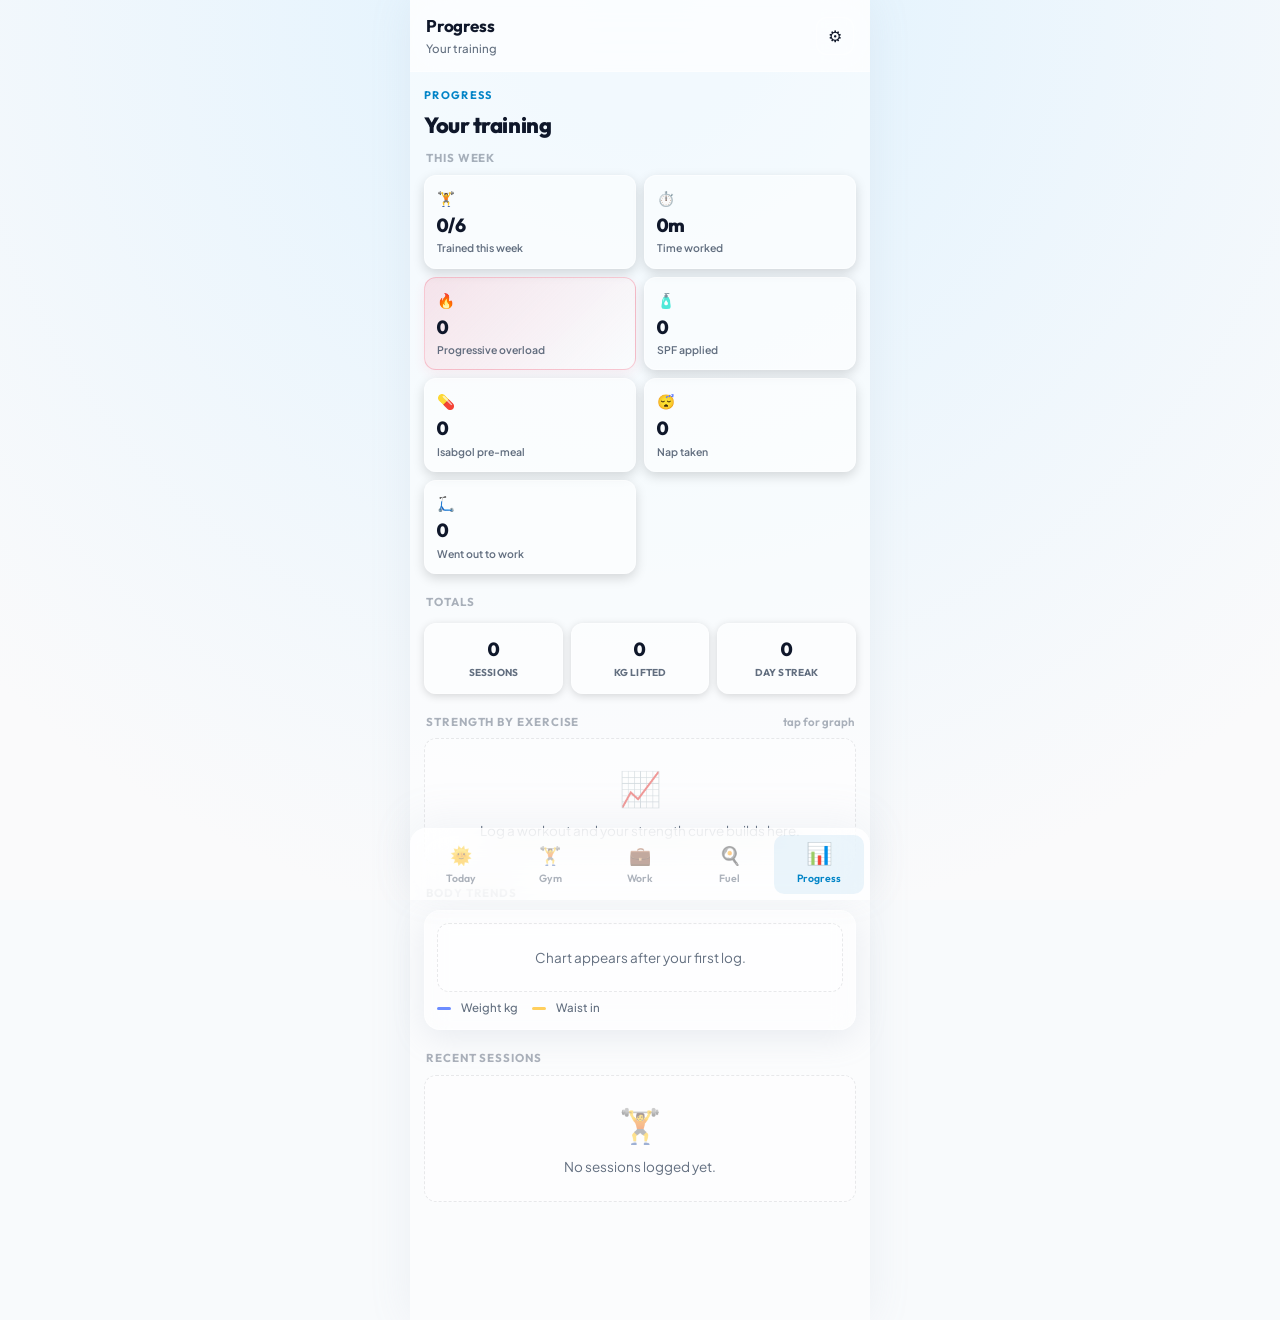
<file: progress.html>
<!DOCTYPE html>
<html lang="en">
<head>
<meta charset="UTF-8">
<meta name="viewport" content="width=device-width, initial-scale=1.0, viewport-fit=cover">
<meta name="theme-color" content="#0a0b0f">
<meta name="apple-mobile-web-app-capable" content="yes">
<meta name="apple-mobile-web-app-status-bar-style" content="black-translucent">
<title>FAT BROKE - Progress</title>
<link rel="manifest" href="manifest.webmanifest">
<link rel="apple-touch-icon" href="icon-192.png">
<link rel="stylesheet" href="lifeos.css">
</head>
<body>
<div class="app">
  <div class="topbar">
    <button class="iconbtn" id="backBtn" style="display:none">←</button>
    <div class="brand"><h2 id="barTitle">Progress</h2><div class="sub" id="barSub">Your training</div></div>
    <a class="iconbtn" href="settings.html" title="Settings">⚙</a>
  </div>

  <div class="view active" id="progress">
    <div class="eyebrow">Progress</div>
    <h1 class="title">Your training</h1>
    <div class="sectit" style="margin-top:8px">This week</div>
    <div class="kpis" id="cheatCodes"></div>
    <div class="sectit">Totals</div>
    <div class="stats" id="progStats"></div>
    <div class="sectit">Strength by exercise <span style="font-weight:600;color:var(--faint);text-transform:none;letter-spacing:0">tap for graph</span></div>
    <div id="exProg"></div>
    
    <div class="sectit" id="bodyProgHeader">Body progress</div>
    <div class="card" id="bodyProgCard" style="margin-bottom:16px">
      <div class="bodygrid" style="display:grid;grid-template-columns:1fr 1fr;gap:9px">
        <div class="field" style="display:flex;flex-direction:column">
          <label style="font-size:12px;color:var(--muted);font-weight:700;margin-bottom:6px">Weight (kg)</label>
          <input id="bodyWeightIn" type="number" step="0.05" inputmode="decimal" placeholder="63.4" style="padding:10px 11px;border-radius:12px;border:var(--glass-border);background:var(--surface2);color:var(--text);font-size:15px">
        </div>
        <div class="field" style="display:flex;flex-direction:column">
          <label style="font-size:12px;color:var(--muted);font-weight:700;margin-bottom:6px">Waist (in)</label>
          <input id="bodyWaistIn" type="number" step="0.1" inputmode="decimal" placeholder="31.5" style="padding:10px 11px;border-radius:12px;border:var(--glass-border);background:var(--surface2);color:var(--text);font-size:15px">
        </div>
      </div>
      <button class="cta" style="margin-top:12px" onclick="saveBodyLog()">Save check-in</button>
      <div style="font-size:11.5px;color:var(--muted);margin-top:8px;text-align:center">Keep it simple: morning, after bathroom, before food.</div>
    </div>
    
    <div class="sectit">Body trends</div>
    <div class="card" style="margin-bottom:16px;padding:12px">
      <div id="bodyChart" style="width:100%"></div>
      <div class="chartlegend" style="margin-top:8px;display:flex;gap:14px;color:var(--muted);font-size:11.5px">
        <span><i style="width:14px;height:3px;border-radius:2px;background:#6c8cff;display:inline-block;margin-right:5px;vertical-align:middle"></i>Weight kg</span>
        <span><i style="width:14px;height:3px;border-radius:2px;background:#ffcf5d;display:inline-block;margin-right:5px;vertical-align:middle"></i>Waist in</span>
      </div>
    </div>

    <div class="sectit">Recent sessions</div>
    <div id="histList"></div>
  </div>

  <div class="view" id="exdetail">
    <div class="eyebrow">Progressive overload</div>
    <h1 class="title" id="edName"></h1>
    <div class="muted-p" id="edTrend"></div>
    <div class="chartwrap"><div class="ttl">Working weight per session</div><div id="edChart"></div>
      <div class="chartlegend"><span><i class="ln"></i> Weight (kg)</span><span>● reps logged</span></div>
    </div>
    <div class="sectit">Every logged set</div>
    <div id="edSets"></div>
  </div>

  <div class="tabbar">
    <a id="tabToday" href="index.html"><span class="ic">🌞</span>Today</a>
    <a id="tabGym" href="gym.html"><span class="ic">🏋️</span>Gym</a>
    <a id="tabWork" href="work.html"><span class="ic">💼</span>Work</a>
    <a id="tabFood" href="food.html"><span class="ic">🍳</span>Fuel</a>
    <a id="tabProg" class="on" href="progress.html"><span class="ic">📊</span>Progress</a>
  </div>
</div>

<script src="shared.js"></script>
<script>
function setBar(t, s) {
  document.getElementById('barTitle').textContent = t;
  document.getElementById('barSub').textContent = s;
}

function showView(id) {
  document.querySelectorAll('.view').forEach(v => v.classList.remove('active'));
  document.getElementById(id).classList.add('active');
  window.scrollTo(0, 0);
}

function sessionsFor(ex) {
  const hist = lsGet('jae_sessions', []);
  const pts = [];
  hist.slice().reverse().forEach(h => {
    (h.log || []).forEach(x => {
      if (x.exercise !== ex) return;
      let topW = 0, repsAt = 0;
      (x.sets || []).forEach(st => {
        if (st.kg > topW) {
          topW = st.kg;
          repsAt = st.reps;
        }
      });
      if (topW > 0) pts.push({ date: h.date, kg: topW, reps: repsAt });
    });
  });
  return pts;
}

function weekDates() {
  const a = [];
  const d = new Date();
  for (let i = 0; i < 7; i++) {
    a.push(d.getFullYear() + '-' + String(d.getMonth() + 1).padStart(2, '0') + '-' + String(d.getDate()).padStart(2, '0'));
    d.setDate(d.getDate() - 1);
  }
  return a;
}

function renderCheatCodes() {
  var c = cfg();
  const days = weekDates();
  var counts = {};
  c.habits.forEach(function (h) { counts[h.k] = 0; });
  var workedSec = 0;
  
  days.forEach(function (dt) {
    const p = lsGet('jae_plan_' + dt, null);
    if (p && p.habits) {
      c.habits.forEach(function (h) {
        if (p.habits[h.k]) counts[h.k]++;
      });
    }
    const w = lsGet('jae_work_' + dt, null);
    if (w && w.workedSec) workedSec += w.workedSec;
  });
  
  const hist = lsGet('jae_sessions', []);
  const wk = new Date();
  wk.setDate(wk.getDate() - 6);
  wk.setHours(0, 0, 0, 0);
  const trained = hist.filter(function (h) { return new Date(h.date) >= wk; }).length;
  
  var kpis = [{ e: '🏋️', v: trained + '/6', l: 'Trained this week' }, { e: '⏱️', v: fmtDur(workedSec), l: 'Time worked' }];
  c.habits.forEach(function (h, i) {
    kpis.push({ e: h.e, v: counts[h.k], l: h.l, hot: i === 0 });
  });
  
  const el = document.getElementById('cheatCodes');
  if (el) {
    el.innerHTML = '';
    kpis.forEach(function (k) {
      const d = document.createElement('div');
      d.className = 'kpi' + (k.hot ? ' hot' : '');
      d.innerHTML = '<div class="ke">' + esc(k.e) + '</div><div class="kv num">' + k.v + '</div><div class="kl">' + esc(k.l) + '</div>';
      el.appendChild(d);
    });
  }
}

function openProgress() {
  showView('progress');
  setBar('Progress', 'Your training');
  hideBack();
  renderCheatCodes();
  
  var hist = lsGet('jae_sessions', []);
  var tv = hist.reduce(function (a, h) { return a + (h.vol || 0); }, 0);
  document.getElementById('progStats').innerHTML = stat(hist.length, 'Sessions') + stat(fmtK(tv), 'kg lifted') + stat(streak(hist), 'day streak');
  
  var exMap = {};
  hist.slice().reverse().forEach(function (h) {
    (h.log || []).forEach(function (x) {
      var topW = 0;
      (x.sets || []).forEach(function (st) {
        if (st.kg > topW) topW = st.kg;
      });
      if (topW <= 0) return;
      (exMap[x.exercise] = exMap[x.exercise] || []).push(topW);
    });
  });
  
  var ep = document.getElementById('exProg');
  ep.innerHTML = '';
  var names = Object.keys(exMap);
  if (!names.length) {
    ep.innerHTML = '<div class="empty"><span class="em">📈</span>Log a workout and your strength curve builds here.</div>';
  }
  
  names.forEach(function (nm) {
    var arr = exMap[nm];
    var lastVal = arr[arr.length - 1];
    var delta = Math.round((lastVal - arr[0]) * 10) / 10;
    var mx = Math.max.apply(null, arr);
    var spark = '';
    arr.slice(-8).forEach(function (v) {
      spark += '<i style="height:' + Math.max(3, Math.round(v / mx * 28)) + 'px"></i>';
    });
    var d = document.createElement('div');
    d.className = 'exrow';
    d.innerHTML = '<div class="spark">' + spark + '</div><div class="nm"><b>' + esc(nm) + '</b><small>' + lastVal + ' kg' + (delta ? ' · ' + (delta > 0 ? '+' : '') + delta + ' kg' : '') + '</small></div><div class="arw">›</div>';
    d.onclick = function () { openExercise(nm); };
    ep.appendChild(d);
  });
  
  var hl = document.getElementById('histList');
  hl.innerHTML = '';
  if (!hist.length) {
    hl.innerHTML = '<div class="empty"><span class="em">🏋️</span>No sessions logged yet.</div>';
  }
  
  hist.slice(0, 12).forEach(function (h) {
    var d = document.createElement('div');
    d.className = 'prcard';
    var dt = new Date(h.date);
    var bd = '';
    (h.log || []).forEach(function (x) {
      if (x.sets && x.sets.length) bd += '<span class="bdg">' + esc(x.exercise) + ' ' + x.sets.length + '×</span>';
    });
    d.innerHTML = '<div class="ph"><b>' + esc(h.name) + '</b><span class="date">' + dt.toLocaleDateString(undefined, { day: 'numeric', month: 'short' }) + '</span></div><div class="badges">' + bd + '</div>';
    hl.appendChild(d);
  });
  renderBodyProgress();
}

function openExercise(ex) {
  showView('exdetail');
  setBar(ex, 'Progression');
  showBack('openProgress');
  
  var pts = sessionsFor(ex);
  var nextKg = 0;
  
  Object.keys(DATA.workouts).forEach(function (w) {
    (DATA.workouts[w] || []).forEach(function (e) {
      if (e.exercise === ex) nextKg = e.nextKg;
    });
  });
  
  var trend = '';
  if (pts.length >= 2) {
    var dl = Math.round((pts[pts.length - 1].kg - pts[0].kg) * 10) / 10;
    trend = pts.length + ' sessions · ' + (dl > 0 ? '+' : '') + dl + ' kg overall';
  } else if (pts.length === 1) {
    trend = '1 session logged';
  } else {
    trend = 'No data yet — log a set to start the curve';
  }
  
  document.getElementById('edTrend').textContent = trend;
  document.getElementById('edChart').innerHTML = lineChart(pts, nextKg);
  
  var es = document.getElementById('edSets');
  es.innerHTML = '';
  if (!pts.length) {
    es.innerHTML = '<div class="empty">No sets logged.</div>';
  }
  
  pts.slice().reverse().forEach(function (p) {
    var d = document.createElement('div');
    d.className = 'sumrow';
    var dt = new Date(p.date);
    d.innerHTML = '<span class="nm">' + dt.toLocaleDateString(undefined, { day: 'numeric', month: 'short' }) + '</span><span class="vv num">' + p.kg + ' kg × ' + p.reps + '</span>';
    es.appendChild(d);
  });
}

function lineChart(pts, nextKg) {
  var W = 320, H = 170, pl = 34, pr = 14, pt = 16, pb = 28;
  if (!pts.length) {
    return '<svg viewBox="0 0 ' + W + ' ' + H + '"><text x="' + (W / 2) + '" y="' + (H / 2) + '" fill="rgba(255,255,255,.4)" font-size="12" text-anchor="middle">No data yet</text></svg>';
  }
  var vals = pts.map(function (p) { return p.kg; }).concat(nextKg ? [nextKg] : []);
  var mn = Math.min.apply(null, vals), mx = Math.max.apply(null, vals);
  if (mn === mx) {
    mn = mn - 2.5;
    mx = mx + 2.5;
  }
  var pad = (mx - mn) * 0.15 || 1;
  mn -= pad;
  mx += pad;
  
  var n = pts.length;
  var xx = function (i) { return pl + (n === 1 ? (W - pl - pr) / 2 : (i * (W - pl - pr) / (n - 1))); };
  var yy = function (v) { return pt + (1 - (v - mn) / (mx - mn)) * (H - pt - pb); };
  
  var g = '';
  for (var i = 0; i < 4; i++) {
    var gy = pt + i * (H - pt - pb) / 3;
    var gv = (mx - (mx - mn) * i / 3);
    g += '<line x1="' + pl + '" y1="' + gy.toFixed(1) + '" x2="' + (W - pr) + '" y2="' + gy.toFixed(1) + '" stroke="rgba(255,255,255,.06)"/><text x="' + (pl - 6) + '" y="' + (gy + 3).toFixed(1) + '" fill="rgba(255,255,255,.4)" font-size="9" text-anchor="end">' + (Math.round(gv * 10) / 10) + '</text>';
  }
  
  var path = '';
  pts.forEach(function (p, i) {
    path += (i ? 'L' : 'M') + xx(i).toFixed(1) + ' ' + yy(p.kg).toFixed(1) + ' ';
  });
  
  var dots = '';
  pts.forEach(function (p, i) {
    dots += '<circle cx="' + xx(i).toFixed(1) + '" cy="' + yy(p.kg).toFixed(1) + '" r="4" fill="#9a7cff" stroke="#0b0c10" stroke-width="1.5"/>';
    dots += '<text x="' + xx(i).toFixed(1) + '" y="' + (yy(p.kg) - 9).toFixed(1) + '" fill="rgba(236,240,250,.8)" font-size="9" text-anchor="middle">×' + p.reps + '</text>';
    var dl = new Date(p.date);
    dots += '<text x="' + xx(i).toFixed(1) + '" y="' + (H - 9) + '" fill="rgba(255,255,255,.4)" font-size="8.5" text-anchor="middle">' + (dl.getDate() + '/' + (dl.getMonth() + 1)) + '</text>';
  });
  
  var nextMark = '';
  if (nextKg) {
    var ny = yy(nextKg);
    nextMark = '<line x1="' + pl + '" y1="' + ny.toFixed(1) + '" x2="' + (W - pr) + '" y2="' + ny.toFixed(1) + '" stroke="#34e2b0" stroke-width="1.2" stroke-dasharray="4 4"/><text x="' + (W - pr) + '" y="' + (ny - 4).toFixed(1) + '" fill="#34e2b0" font-size="9" text-anchor="end">next ' + nextKg + 'kg</text>';
  }
  
  return '<svg viewBox="0 0 ' + W + ' ' + H + '">' + g + nextMark + '<path d="' + path + '" fill="none" stroke="url(#lg)" stroke-width="2.5" stroke-linejoin="round"/><defs><linearGradient id="lg" x1="0" y1="0" x2="1" y2="0"><stop offset="0" stop-color="#6c8cff"/><stop offset="1" stop-color="#9a7cff"/></linearGradient></defs>' + dots + '</svg>';
}

const BODY_KEY = 'jae_body_logs_v1';

function getBodyLogs() {
  try {
    return JSON.parse(localStorage.getItem(BODY_KEY) || '[]').sort((a, b) => new Date(b.date) - new Date(a.date));
  } catch (e) {
    return [];
  }
}

function setBodyLogs(a) {
  localStorage.setItem(BODY_KEY, JSON.stringify(a.slice(0, 500)));
  if (typeof syncPush === 'function') {
    syncPush(BODY_KEY, a.slice(0, 500));
  }
}

function todayKey() {
  const d = new Date();
  return d.getFullYear() + '-' + String(d.getMonth() + 1).padStart(2, '0') + '-' + String(d.getDate()).padStart(2, '0');
}

function saveBodyLog() {
  const w = parseFloat(document.getElementById('bodyWeightIn').value);
  const waist = parseFloat(document.getElementById('bodyWaistIn').value);
  
  if (!Number.isFinite(w) && !Number.isFinite(waist)) {
    if (typeof toast === 'function') toast('Add weight or waist first');
    return;
  }
  
  const date = todayKey();
  let a = getBodyLogs();
  const existing = a.find(x => x.date === date);
  a = a.filter(x => x.date !== date);
  
  const finalWeight = Number.isFinite(w) ? w : (existing ? existing.weight : null);
  const finalWaist = Number.isFinite(waist) ? waist : (existing ? existing.waist : null);
  
  a.unshift({
    date: date,
    weight: finalWeight,
    waist: finalWaist
  });
  setBodyLogs(a);
  
  if (typeof pushRemote === 'function') {
    pushRemote({
      type: 'body',
      date: date,
      weight: finalWeight,
      waist: finalWaist
    });
  }
  
  if (typeof toast === 'function') toast('Saved check-in ✓');
  document.getElementById('bodyWeightIn').value = '';
  document.getElementById('bodyWaistIn').value = '';
  renderBodyProgress();
}

function drawBodyChart(a) {
  const pts = a.slice().reverse().filter(x => Number.isFinite(x.weight) || Number.isFinite(x.waist)).slice(-30);
  const el = document.getElementById('bodyChart');
  if (!pts.length) {
    el.innerHTML = '<div class="empty" style="text-align:center;color:var(--muted);padding:24px 14px">Chart appears after your first log.</div>';
    return;
  }
  
  const W = 320, H = 160, pl = 34, pr = 14, pt = 14, pb = 22;
  const vals = [];
  pts.forEach(p => {
    if (Number.isFinite(p.weight)) vals.push(p.weight);
    if (Number.isFinite(p.waist)) vals.push(p.waist);
  });
  
  let mn = Math.min(...vals), mx = Math.max(...vals);
  if (mn === mx) {
    mn -= 1;
    mx += 1;
  }
  const pad = (mx - mn) * 0.15 || 1;
  mn -= pad;
  mx += pad;
  
  const xx = i => pl + (pts.length === 1 ? (W - pl - pr) / 2 : i * (W - pl - pr) / (pts.length - 1));
  const yy = v => pt + (1 - (v - mn) / (mx - mn)) * (H - pt - pb);
  
  let grid = '';
  for (let i = 0; i < 4; i++) {
    const y = pt + i * (H - pt - pb) / 3;
    const val = mx - (mx - mn) * i / 3;
    grid += '<line x1="' + pl + '" y1="' + y.toFixed(1) + '" x2="' + (W - pr) + '" y2="' + y.toFixed(1) + '" stroke="rgba(15,23,42,0.06)"/><text x="' + (pl - 6) + '" y="' + (y + 3).toFixed(1) + '" fill="var(--muted)" font-size="9" text-anchor="end">' + val.toFixed(1) + '</text>';
  }
  
  function getPath(f) {
    let p = '';
    pts.forEach((x, i) => {
      if (Number.isFinite(x[f])) p += (p ? 'L' : 'M') + xx(i).toFixed(1) + ' ' + yy(x[f]).toFixed(1) + ' ';
    });
    return p;
  }
  
  function getDots(f, c) {
    let s = '';
    pts.forEach((x, i) => {
      if (Number.isFinite(x[f])) s += '<circle cx="' + xx(i).toFixed(1) + '" cy="' + yy(x[f]).toFixed(1) + '" r="3" fill="' + c + '"/>';
    });
    return s;
  }
  
  el.innerHTML = '<svg viewBox="0 0 ' + W + ' ' + H + '" style="width:100%;height:auto;display:block">' + grid + '<path d="' + getPath('weight') + '" fill="none" stroke="#6c8cff" stroke-width="2"/><path d="' + getPath('waist') + '" fill="none" stroke="#ffcf5d" stroke-width="2"/>' + getDots('weight', '#6c8cff') + getDots('waist', '#ffcf5d') + '</svg>';
}

function renderBodyProgress() {
  const a = getBodyLogs();
  
  // Morning check-in rules for inputs visibility
  const now = new Date();
  const hr = now.getHours();
  const morningActive = (hr >= 6 && hr < 18);
  let showCard = false;
  if (morningActive) {
    const fState = lsGet('jae_food_' + todayKey(), null);
    const hasCoffee = fState && fState.coffee >= 1;
    if (hasCoffee) {
      showCard = true;
    }
  }
  
  const headerEl = document.getElementById('bodyProgHeader');
  const cardEl = document.getElementById('bodyProgCard');
  if (headerEl && cardEl) {
    if (showCard) {
      headerEl.style.display = '';
      cardEl.style.display = '';
    } else {
      headerEl.style.display = 'none';
      cardEl.style.display = 'none';
    }
  }
  
  // Pre-fill fields with latest weight and waist if available
  const latestW = a.find(x => Number.isFinite(x.weight));
  const latestWaist = a.find(x => Number.isFinite(x.waist));
  
  if (latestW && !document.getElementById('bodyWeightIn').value) {
    document.getElementById('bodyWeightIn').placeholder = latestW.weight.toFixed(2);
  }
  if (latestWaist && !document.getElementById('bodyWaistIn').value) {
    document.getElementById('bodyWaistIn').placeholder = latestWaist.waist.toFixed(1);
  }
  
  drawBodyChart(a);
}

window.onload = function() {
  openProgress();
};
</script>
</body>
</html>
</file>
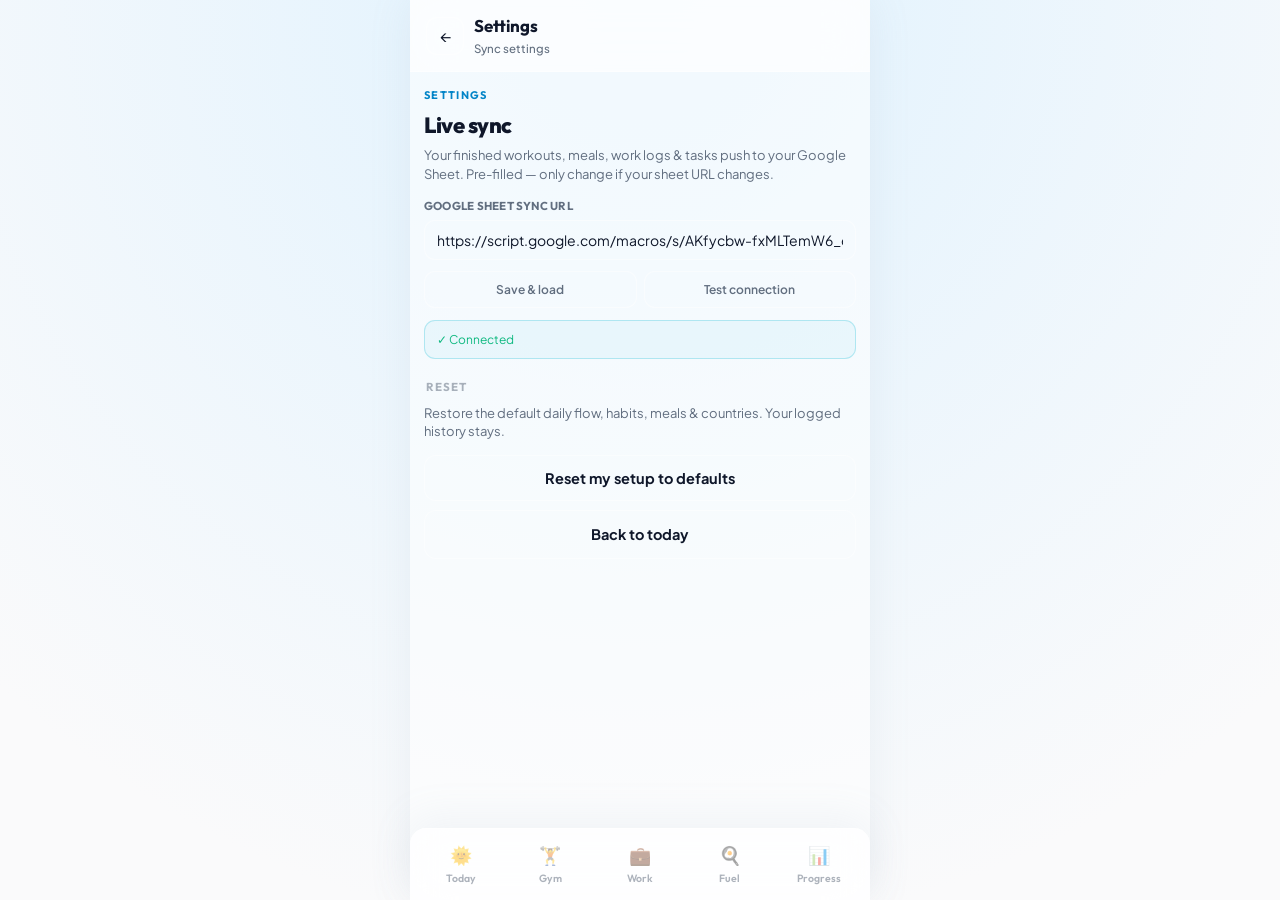
<file: settings.html>
<!DOCTYPE html>
<html lang="en">
<head>
<meta charset="UTF-8">
<meta name="viewport" content="width=device-width, initial-scale=1.0, viewport-fit=cover">
<meta name="theme-color" content="#0a0b0f">
<meta name="apple-mobile-web-app-capable" content="yes">
<meta name="apple-mobile-web-app-status-bar-style" content="black-translucent">
<title>FAT BROKE - Settings</title>
<link rel="manifest" href="manifest.webmanifest">
<link rel="apple-touch-icon" href="icon-192.png">
<link rel="stylesheet" href="lifeos.css">
</head>
<body>
<div class="app">
  <div class="topbar">
    <button class="iconbtn" id="backBtn" style="display:none">←</button>
    <div class="brand"><h2 id="barTitle">Settings</h2><div class="sub" id="barSub">Sync settings</div></div>
  </div>

  <div class="view active" id="settings">
    <div class="eyebrow">Settings</div>
    <h1 class="title">Live sync</h1>
    <p class="muted-p">Your finished workouts, meals, work logs &amp; tasks push to your Google Sheet. Pre-filled — only change if your sheet URL changes.</p>
    <div class="field"><label>Google Sheet sync URL</label><input id="syncUrl" placeholder="https://script.google.com/macros/s/.../exec"></div>
    <div class="minor" style="margin-top:11px"><button onclick="saveSync()">Save &amp; load</button><button onclick="testSync()">Test connection</button></div>
    <div class="banner" id="syncStatus">Not connected — using built-in data.</div>
    <div class="sectit">Reset</div>
    <p class="muted-p">Restore the default daily flow, habits, meals &amp; countries. Your logged history stays.</p>
    <button class="cta ghost" onclick="resetCfg()">Reset my setup to defaults</button>
    <a class="cta ghost" style="margin-top:9px" href="index.html">Back to today</a>
  </div>

  <div class="tabbar">
    <a id="tabToday" href="index.html"><span class="ic">🌞</span>Today</a>
    <a id="tabGym" href="gym.html"><span class="ic">🏋️</span>Gym</a>
    <a id="tabWork" href="work.html"><span class="ic">💼</span>Work</a>
    <a id="tabFood" href="food.html"><span class="ic">🍳</span>Fuel</a>
    <a id="tabProg" href="progress.html"><span class="ic">📊</span>Progress</a>
  </div>
</div>

<script src="shared.js"></script>
<script>
function showView(id) {
  document.querySelectorAll('.view').forEach(v => v.classList.remove('active'));
  document.getElementById(id).classList.add('active');
  window.scrollTo(0, 0);
}

function openSettings() {
  document.getElementById('syncUrl').value = syncUrl();
  refreshSyncStatus();
  showBack(() => { window.location.href = 'index.html'; });
}

function refreshSyncStatus() {
  var el = document.getElementById('syncStatus');
  if (!el) return;
  var u = syncUrl();
  var last = localStorage.getItem('jae_sync_last');
  el.className = 'banner' + (u ? ' ok' : '');
  el.textContent = u ? ('✓ Connected' + (last ? ' · last sync ' + new Date(JSON.parse(last)).toLocaleString() : '')) : 'Not connected — using built-in data.';
}

function saveSync() {
  var u = document.getElementById('syncUrl').value.trim();
  localStorage.setItem('jae_sync_url', u);
  refreshSyncStatus();
  if (u) pullAll(true);
  else toast('Sync cleared');
}

window.onload = function() {
  openSettings();
};
</script>
</body>
</html>
</file>
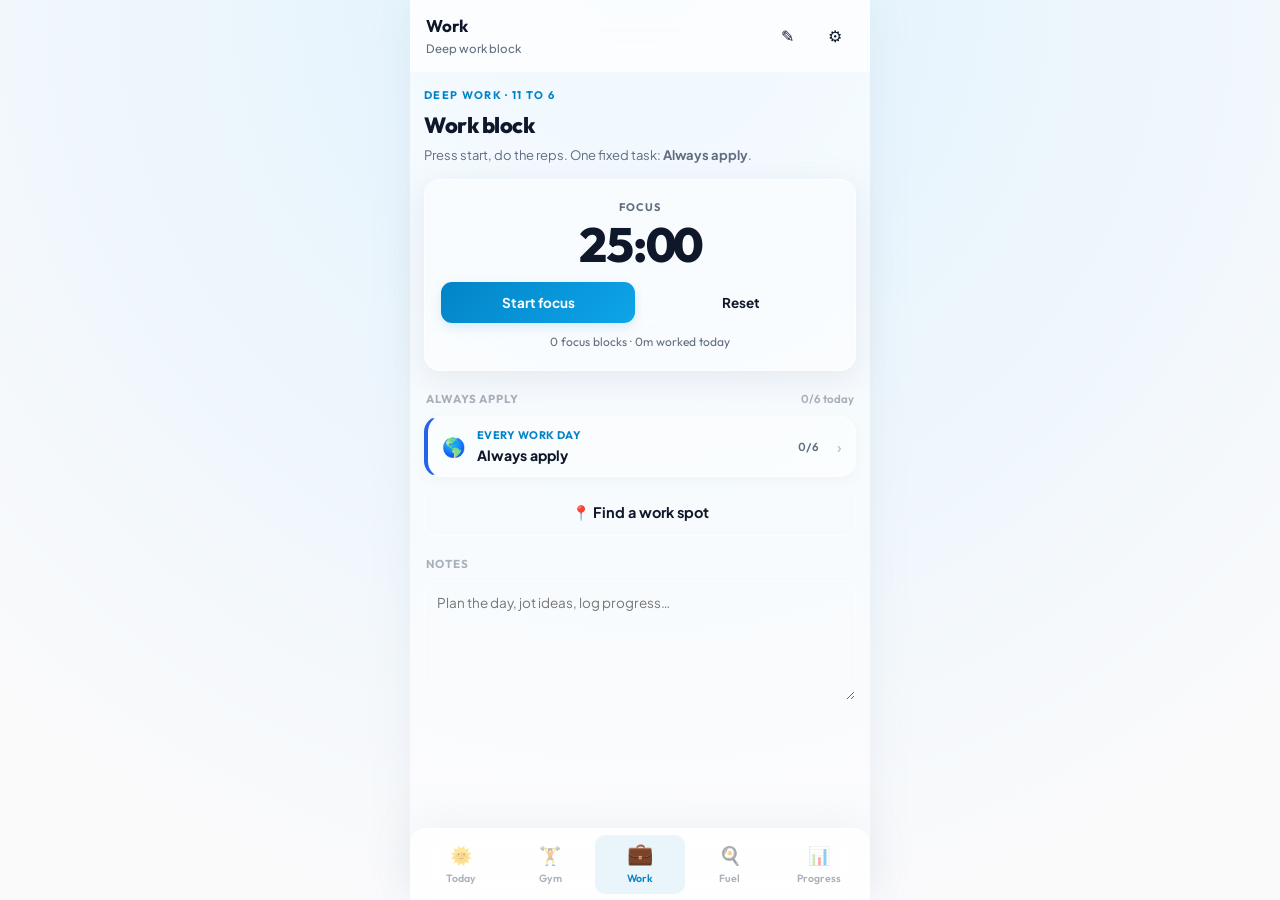
<file: work.html>
<!DOCTYPE html>
<html lang="en">
<head>
<meta charset="UTF-8">
<meta name="viewport" content="width=device-width, initial-scale=1.0, viewport-fit=cover">
<meta name="theme-color" content="#0a0b0f">
<meta name="apple-mobile-web-app-capable" content="yes">
<meta name="apple-mobile-web-app-status-bar-style" content="black-translucent">
<title>FAT BROKE - Work</title>
<link rel="manifest" href="manifest.webmanifest">
<link rel="apple-touch-icon" href="icon-192.png">
<link rel="stylesheet" href="lifeos.css">
</head>
<body>
<div class="app">
  <div class="topbar">
    <button class="iconbtn" id="backBtn" style="display:none">←</button>
    <div class="brand"><h2 id="barTitle">Work</h2><div class="sub" id="barSub">Deep work block</div></div>
    <button class="iconbtn" id="editBtn" onclick="toggleEdit()" title="Edit">✎</button>
    <a class="iconbtn" href="settings.html" title="Settings">⚙</a>
  </div>

  <div class="view active" id="work"></div>

  <div class="view" id="spots">
    <div class="eyebrow">Work spots</div>
    <h1 class="title">Where to work</h1>
    <p class="muted-p">Free seats first, paid desks when you want to lock in.</p>
    <div id="spotCats"></div>
  </div>

  <div class="tabbar">
    <a id="tabToday" href="index.html"><span class="ic">🌞</span>Today</a>
    <a id="tabGym" href="gym.html"><span class="ic">🏋️</span>Gym</a>
    <a id="tabWork" class="on" href="work.html"><span class="ic">💼</span>Work</a>
    <a id="tabFood" href="food.html"><span class="ic">🍳</span>Fuel</a>
    <a id="tabProg" href="progress.html"><span class="ic">📊</span>Progress</a>
  </div>
</div>

<script src="shared.js"></script>
<script>
var SPOT_CATS = [
  {
    cat: '☕ Caf\u00e9s \u2014 buy a coffee', items: [
      { name: 'Third Wave Coffee \u2014 Rajajinagar', area: 'Rajajinagar \u00b7 closest to home', cost: '~\u20b9250 coffee', note: 'Fast wifi, laptops welcome, techie regulars.', maps: 'Third Wave Coffee Rajajinagar Bangalore' },
      { name: 'Paper & Pie \u2014 Indiranagar', area: 'Indiranagar', cost: 'Buy a coffee', note: 'Quiet, plug points everywhere, creative crowd.', maps: 'Paper and Pie Indiranagar' },
      { name: 'Beanlore \u2014 HSR Layout', area: 'HSR Layout', cost: 'Buy a coffee', note: 'Work-friendly specialty cafe, engineers & founders.', maps: 'Beanlore HSR Layout' },
      { name: 'Atta Galatta \u2014 Koramangala', area: 'Koramangala', cost: 'Buy a coffee', note: 'Calm bookstore-cafe, great for deep focus.', maps: 'Atta Galatta Koramangala' }
    ]
  },
  {
    cat: '🏢 Malls \u2014 free AC seating', items: [
      { name: 'GT World Mall \u2014 Magadi Road', area: 'Magadi Road \u00b7 nearest mall', cost: 'Free seating / food court', note: 'Closest mall to Vijayanagar, AC, easy parking.', maps: 'GT World Mall Magadi Road Bangalore' },
      { name: 'Orion Mall \u2014 Brigade Gateway', area: 'Rajajinagar', cost: 'Free seating \u00b7 cafes inside', note: 'Lakeside, Starbucks & food court, long-stay friendly.', maps: 'Orion Mall Rajajinagar' },
      { name: 'Mantri Square \u2014 Malleshwaram', area: 'Malleshwaram', cost: 'Free seating / food court', note: 'Big, metro-connected, plenty of quiet corners.', maps: 'Mantri Square Mall Malleshwaram' }
    ]
  },
  {
    cat: '🚀 Startup spaces \u2014 day pass', items: [
      { name: 'BHIVE Workspace \u2014 Koramangala', area: 'Koramangala', cost: 'Day pass ~\u20b9300', note: 'Heart of the startup scene \u2014 founders & events.', maps: 'BHIVE Workspace Koramangala' },
      { name: 'WeWork Galaxy \u2014 Residency Road', area: 'Central / MG Road', cost: 'Day pass', note: 'Premium, unlimited coffee, phone booths.', maps: 'WeWork Galaxy Residency Road Bangalore' },
      { name: '91springboard \u2014 Koramangala', area: 'Koramangala', cost: 'Day pass', note: 'Big community + frequent founder events.', maps: '91springboard Koramangala' },
      { name: 'GoFloaters / myHQ (app)', area: 'Citywide', cost: '\u20b9200\u2013\u20b91000/day', note: 'Book the nearest desk on demand each day.', maps: 'GoFloaters Bangalore' }
    ]
  }
];

function setBar(t, s) {
  document.getElementById('barTitle').textContent = t;
  document.getElementById('barSub').textContent = s;
}

function showView(id) {
  document.querySelectorAll('.view').forEach(v => v.classList.remove('active'));
  document.getElementById(id).classList.add('active');
  window.scrollTo(0, 0);
}

function goWork() {
  showView('work');
  setBar('Work', 'Deep work block');
  const eb = document.getElementById('editBtn');
  if (eb) eb.style.display = '';
  hideBack();
  renderWork();
}

function renderWork() {
  var c = cfg(), s = workState();
  var done = c.countries.filter(function (n) { return s.applied && s.applied[n]; }).length;
  
  var html = '<div class="eyebrow">Deep work \u00b7 11 to 6</div><h1 class="title">Work block</h1><p class="muted-p">Press start, do the reps. One fixed task: <b>Always apply</b>.</p>';
  html += '<div class="timer"><div class="ts" id="focusState">Focus</div><div class="tv num" id="focusTime">25:00</div><div class="tb"><button class="pri" id="focusBtn" onclick="toggleFocus()">Start focus</button><button class="sec" onclick="resetFocus()">Reset</button></div><div class="seglbl" id="focusCount"></div></div>';
  html += '<div class="sectit">Always apply <span style="font-weight:600;color:var(--faint);text-transform:none;letter-spacing:0">' + done + '/' + c.countries.length + ' today</span></div>';
  
  var applyOpen = lsGet('jae_apply_open', false);
  var col = done === c.countries.length && c.countries.length ? ' now' : '';
  html += '<div class="blk blue' + (applyOpen ? ' open' : '') + col + '"><div class="bhd" onclick="toggleApplyOpen(event)"><span class="be">🌎</span><div class="bm"><div class="bt">EVERY WORK DAY</div><div class="bh">Always apply</div></div><span class="bcount' + (done === c.countries.length && c.countries.length ? ' done' : '') + '">' + done + '/' + c.countries.length + '</span><span class="bchev">\u203a</span></div>';
  
  if (applyOpen) {
    html += '<div class="subs">';
    c.countries.forEach(function (n, ci) {
      var on = s.applied && !!s.applied[n];
      html += '<div class="subrow' + (on ? ' done' : '') + '"><span class="subcbx' + (on ? ' on' : '') + '" onclick="toggleApply(' + ci + ')">✓</span><span class="stx" onclick="toggleApply(' + ci + ')">' + esc(n) + '</span>' + (EDIT ? '<span class="srm" onclick="delCountry(' + ci + ')">×</span>' : '') + '</div>';
    });
    html += '</div>';
    
    if (EDIT) {
      html += '<div class="esubs" style="padding-bottom:12px"><div class="addrow" style="margin:0"><input id="countryIn" placeholder="Add a country" onkeydown="if(event.key===\'Enter\')addCountry()"><button onclick="addCountry()">+</button></div></div>';
    }
  }
  html += '</div>';
  html += '<button class="cta ghost" style="margin-top:12px" onclick="goSpots()">📍 Find a work spot</button>';
  html += '<div class="sectit">Notes</div><textarea class="notes" id="workNotes" placeholder="Plan the day, jot ideas, log progress\u2026" oninput="saveWorkNotes()"></textarea>';
  
  document.getElementById('work').innerHTML = html;
  document.getElementById('workNotes').value = s.notes || '';
  
  updateWorkMeta(s);
  drawFocus();
}

function toggleApplyOpen(e) {
  var open = lsGet('jae_apply_open', false);
  lsSet('jae_apply_open', !open);
  renderWork();
}

function toggleApply(ci) {
  var c = cfg();
  var n = c.countries[ci];
  if (n == null) return;
  var s = workState();
  if (!s.applied) s.applied = {};
  s.applied[n] = !s.applied[n];
  saveWorkState(s);
  renderWork();
  clearTimeout(window._ap);
  window._ap = setTimeout(pushWork, 1000);
}

function addCountry() {
  var inp = document.getElementById('countryIn');
  var v = (inp.value || '').trim();
  if (!v) return;
  var c = cfg();
  if (c.countries.indexOf(v) < 0) {
    c.countries.push(v);
    saveCfg(c);
  }
  inp.value = '';
  renderWork();
}

function delCountry(ci) {
  var c = cfg();
  c.countries.splice(ci, 1);
  saveCfg(c);
  renderWork();
}

function saveWorkNotes() {
  var s = workState();
  s.notes = document.getElementById('workNotes').value;
  saveWorkState(s);
  clearTimeout(window._wn);
  window._wn = setTimeout(pushWork, 1500);
}

let focus = { t: 25 * 60, run: false, iv: null, mode: 'Focus' };

function fmtMS(t) {
  return Math.floor(t / 60) + ':' + String(t % 60).padStart(2, '0');
}

function drawFocus() {
  var a = document.getElementById('focusTime');
  if (!a) return;
  a.textContent = fmtMS(focus.t);
  document.getElementById('focusState').textContent = focus.mode;
  document.getElementById('focusBtn').textContent = focus.run ? 'Pause' : 'Start ' + focus.mode.toLowerCase();
}

function toggleFocus() {
  focus.run = !focus.run;
  if (focus.run) {
    focus.iv = setInterval(() => {
      if (focus.mode === 'Focus') {
        const ws = workState();
        ws.workedSec = (ws.workedSec || 0) + 1;
        saveWorkState(ws);
        updateWorkMeta(ws);
      }
      focus.t--;
      if (focus.t <= 0) {
        clearInterval(focus.iv);
        focus.run = false;
        ding();
        if (focus.mode === 'Focus') {
          const s = workState();
          s.focus = (s.focus || 0) + 1;
          saveWorkState(s);
          updateWorkMeta(s);
          focus.mode = 'Break';
          focus.t = 5 * 60;
          toast('Focus done \u2014 take 5 ☕');
          pushWork();
        } else {
          focus.mode = 'Focus';
          focus.t = 25 * 60;
          toast('Break over \u2014 back to it 💪');
        }
      }
      drawFocus();
    }, 1000);
  } else {
    pushWork();
  }
  drawFocus();
}

function updateWorkMeta(s) {
  var el = document.getElementById('focusCount');
  if (el) el.textContent = (s.focus || 0) + ' focus blocks \u00b7 ' + fmtDur(s.workedSec || 0) + ' worked today';
}

function resetFocus() {
  clearInterval(focus.iv);
  focus.run = false;
  focus.mode = 'Focus';
  focus.t = 25 * 60;
  drawFocus();
}

function goSpots() {
  showView('spots');
  setBar('Spots', 'Bengaluru');
  const eb = document.getElementById('editBtn');
  if (eb) eb.style.display = 'none';
  showBack('goWork');
  renderSpots();
}

function renderSpots() {
  var el = document.getElementById('spotCats');
  el.innerHTML = '';
  SPOT_CATS.forEach(function (grp) {
    var h = document.createElement('div');
    h.className = 'sectit';
    h.textContent = grp.cat;
    el.appendChild(h);
    grp.items.forEach(function (sp) {
      var maps = 'https://www.google.com/maps/search/' + encodeURIComponent(sp.maps || sp.name);
      var d = document.createElement('div');
      d.className = 'spot';
      d.innerHTML = '<div class="si">📍</div><div class="sm"><b>' + esc(sp.name) + '</b><div class="meta">' + esc(sp.area) + ' \u00b7 ' + esc(sp.cost) + '</div><small>' + esc(sp.note) + '</small></div><a class="go" href="' + maps + '" target="_blank">Map ↗</a>';
      el.appendChild(d);
    });
  });
}

function workState() {
  const k = 'jae_work_' + todayKey();
  let s = lsGet(k, null);
  if (!s) {
    s = { notes: '', focus: 0, workedSec: 0, applied: {} };
    lsSet(k, s);
  }
  if (s.workedSec == null) s.workedSec = 0;
  if (!s.applied) s.applied = {};
  return s;
}

function saveWorkState(s) {
  var k = 'jae_work_' + todayKey();
  lsSet(k, s);
  syncPush(k, s);
}

function ding() {
  try {
    const a = new (window.AudioContext || window.webkitAudioContext)();
    const o = a.createOscillator(), g = a.createGain();
    o.connect(g);
    g.connect(a.destination);
    o.type = 'sine';
    o.frequency.value = 880;
    g.gain.setValueAtTime(.001, a.currentTime);
    g.gain.exponentialRampToValueAtTime(.4, a.currentTime + .02);
    g.gain.exponentialRampToValueAtTime(.001, a.currentTime + .6);
    o.start();
    o.stop(a.currentTime + .6);
  } catch (e) { }
  if (navigator.vibrate) navigator.vibrate([200, 80, 200]);
}

function refresh() {
  renderWork();
}

window.onload = function() {
  goWork();
};
</script>
</body>
</html>
</file>
<file: lifeos.css>
@import url('https://fonts.googleapis.com/css2?family=Outfit:wght@300;400;500;600;700;800&family=Plus+Jakarta+Sans:wght@300;400;500;600;700;800&display=swap');

:root {
  --bg: #f8fafc;
  --surface: rgba(255, 255, 255, 0.45);
  --surface2: rgba(255, 255, 255, 0.7);
  --surface3: #ffffff;
  --line: rgba(15, 23, 42, 0.05);
  --line2: rgba(15, 23, 42, 0.09);
  --text: #0f172a;
  --muted: rgba(71, 85, 105, 0.85);
  --faint: rgba(71, 85, 105, 0.45);
  
  /* Light Glassmorphic Accents (Obsidian Sky & Electric Cyan) */
  --accent: #0284c7;
  --accent-glow: rgba(2, 132, 199, 0.15);
  --accent-gradient: linear-gradient(135deg, #0284c7 0%, #0ea5e9 100%);
  
  --good: #10b981;
  --good-gradient: linear-gradient(135deg, #10b981 0%, #059669 100%);
  
  --warn: #f59e0b;
  --warn-gradient: linear-gradient(135deg, #f59e0b 0%, #d97706 100%);
  
  --bad: #ef4444;
  --bad-gradient: linear-gradient(135deg, #ef4444 0%, #dc2626 100%);
  
  --amber: #d97706;
  --red: #dc2626;
  --green: #059669;
  --purple: #7c3aed;
  --blue: #2563eb;
  --pink: #db2777;
  --indigo: #4f46e5;
  --teal: #0ea5e9;
  
  --radius: 16px;
  --radius-sm: 10px;
  --radius-lg: 20px;
  --glass-shadow: 0 8px 32px 0 rgba(148, 163, 184, 0.18);
  --glass-border: 1px solid rgba(255, 255, 255, 0.45);
  
  color-scheme: light;
}

* {
  box-sizing: border-box;
  outline-color: var(--accent);
}

html, body {
  margin: 0;
  padding: 0;
  background: var(--bg);
  background-image: radial-gradient(circle at 50% 0%, #e0f2fe 0%, #fafafb 85%);
  background-attachment: fixed;
}

body {
  color: var(--text);
  font-family: 'Plus Jakarta Sans', 'Inter', -apple-system, sans-serif;
  -webkit-font-smoothing: antialiased;
  -webkit-tap-highlight-color: transparent;
  overscroll-behavior: none;
  font-size: 14.5px;
  line-height: 1.45;
}

button {
  font-family: inherit;
  cursor: pointer;
  border: none;
  color: inherit;
  background: none;
  transition: all 0.2s cubic-bezier(0.4, 0, 0.2, 1);
}

button:active {
  transform: scale(0.96);
}

input, textarea, select {
  font-family: inherit;
  transition: border-color 0.2s ease, box-shadow 0.2s ease;
}

.num {
  font-family: 'Outfit', sans-serif;
  font-variant-numeric: tabular-nums;
}

.app {
  max-width: 460px;
  margin: 0 auto;
  min-height: 100vh;
  padding-bottom: 96px;
  box-shadow: 0 0 40px rgba(148, 163, 184, 0.12);
  background: rgba(255, 255, 255, 0.55);
}

/* topbar glassmorphism */
.topbar {
  position: sticky;
  top: 0;
  z-index: 10;
  display: flex;
  align-items: center;
  gap: 10px;
  padding: calc(14px + env(safe-area-inset-top)) 16px 14px;
  background: rgba(255, 255, 255, 0.65);
  backdrop-filter: blur(20px);
  -webkit-backdrop-filter: blur(20px);
  border-bottom: var(--glass-border);
}

.topbar .brand {
  flex: 1;
  min-width: 0;
}

.topbar h2 {
  margin: 0;
  font-family: 'Outfit', sans-serif;
  font-size: 17px;
  font-weight: 700;
  letter-spacing: -0.01em;
  white-space: nowrap;
  overflow: hidden;
  text-overflow: ellipsis;
  color: var(--text);
}

.topbar .sub {
  font-size: 11.5px;
  color: var(--muted);
  margin-top: 2px;
  font-weight: 500;
  white-space: nowrap;
  overflow: hidden;
  text-overflow: ellipsis;
}

.iconbtn {
  width: 38px;
  height: 38px;
  border-radius: 11px;
  background: rgba(255,255,255,0.03);
  color: var(--text);
  font-size: 16px;
  display: flex;
  align-items: center;
  justify-content: center;
  flex: none;
  text-decoration: none;
  border: var(--glass-border);
  transition: all 0.2s ease;
}

.iconbtn:hover {
  background: rgba(255, 255, 255, 0.07);
}

.iconbtn:active {
  background: rgba(255, 255, 255, 0.12);
  transform: scale(0.95);
}

.iconbtn.on {
  background: var(--accent-gradient);
  color: #fff;
  border-color: transparent;
  box-shadow: 0 4px 12px var(--accent-glow);
}

.view {
  display: none;
  padding: 16px 14px 22px;
  animation: fadeIn 0.25s cubic-bezier(0.4, 0, 0.2, 1);
}

@keyframes fadeIn {
  from { opacity: 0; transform: translateY(4px); }
  to { opacity: 1; transform: translateY(0); }
}

.view.active {
  display: block;
}

.eyebrow {
  font-family: 'Outfit', sans-serif;
  font-size: 11px;
  font-weight: 700;
  letter-spacing: 0.12em;
  text-transform: uppercase;
  color: var(--accent);
  margin-bottom: 6px;
}

h1.title {
  font-family: 'Outfit', sans-serif;
  font-size: 22px;
  font-weight: 800;
  letter-spacing: -0.02em;
  margin: 0 0 4px;
  color: var(--text);
}

.muted-p {
  font-size: 13px;
  color: var(--muted);
  margin: 2px 0 14px;
  line-height: 1.45;
}

.sectit {
  font-family: 'Outfit', sans-serif;
  font-size: 11.5px;
  font-weight: 700;
  text-transform: uppercase;
  letter-spacing: 0.08em;
  color: var(--faint);
  margin: 20px 2px 8px;
  display: flex;
  justify-content: space-between;
  align-items: center;
}

.card {
  border: var(--glass-border);
  border-radius: var(--radius);
  padding: 15px;
  background: var(--surface);
  backdrop-filter: blur(12px);
  -webkit-backdrop-filter: blur(12px);
  box-shadow: var(--glass-shadow);
  transition: all 0.2s ease;
}

.card:hover {
  border-color: rgba(255,255,255,0.6);
  box-shadow: 0 8px 30px 0 rgba(148, 163, 184, 0.22);
}

.cta {
  width: 100%;
  padding: 13px;
  border-radius: 12px;
  font-size: 14.5px;
  font-weight: 700;
  background: var(--accent-gradient);
  color: #fff;
  display: flex;
  align-items: center;
  justify-content: center;
  gap: 8px;
  text-decoration: none;
  box-shadow: 0 4px 16px var(--accent-glow);
  border: 1px solid rgba(255,255,255,0.08);
  transition: all 0.2s cubic-bezier(0.4, 0, 0.2, 1);
}

.cta:hover {
  filter: brightness(1.1);
  box-shadow: 0 6px 20px rgba(168, 85, 247, 0.45);
  transform: translateY(-1px);
}

.cta:active {
  transform: translateY(1px);
  filter: brightness(0.95);
}

.cta.ghost {
  background: rgba(255,255,255,0.03);
  color: var(--text);
  border: var(--glass-border);
  box-shadow: none;
}

.cta.ghost:hover {
  background: rgba(255,255,255,0.06);
  border-color: rgba(255,255,255,0.12);
  transform: none;
}

.mini {
  padding: 8px 12px;
  border-radius: 9px;
  background: rgba(255,255,255,0.03);
  color: var(--muted);
  font-size: 11.5px;
  font-weight: 600;
  border: var(--glass-border);
  transition: all 0.2s ease;
}

.mini:hover {
  color: var(--text);
  background: rgba(255,255,255,0.06);
}

.mini.danger {
  color: var(--bad);
  border-color: rgba(244, 63, 94, 0.2);
}

.mini.danger:hover {
  background: rgba(244, 63, 94, 0.06);
}

.dot {
  width: 8px;
  height: 8px;
  border-radius: 50%;
  flex: none;
}

.dot.Heavy { background: var(--red); box-shadow: 0 0 8px var(--red); }
.dot.Hypertrophy { background: var(--blue); box-shadow: 0 0 8px var(--blue); }
.dot.Pump { background: var(--good); box-shadow: 0 0 8px var(--good); }

/* focus header */
.fhead {
  display: flex;
  align-items: center;
  justify-content: space-between;
  gap: 12px;
  padding: 14px 16px;
  border: var(--glass-border);
  border-radius: var(--radius);
  background: var(--surface);
  backdrop-filter: blur(12px);
  -webkit-backdrop-filter: blur(12px);
  margin-bottom: 12px;
  box-shadow: var(--glass-shadow);
}

.fhead .nowlbl {
  font-family: 'Outfit', sans-serif;
  font-size: 11px;
  font-weight: 700;
  letter-spacing: 0.1em;
  text-transform: uppercase;
  color: var(--accent);
}

.fhead .nowttl {
  font-family: 'Outfit', sans-serif;
  font-size: 18px;
  font-weight: 800;
  letter-spacing: -0.01em;
  margin-top: 3px;
  color: var(--text);
}

.fhead .nowsub {
  font-size: 12px;
  color: var(--muted);
  margin-top: 2px;
  font-weight: 500;
}

.ring {
  position: relative;
  flex: none;
}

.ring svg {
  transform: rotate(-90deg);
  display: block;
}

.ring .rc {
  position: absolute;
  inset: 0;
  display: flex;
  flex-direction: column;
  align-items: center;
  justify-content: center;
}

.ring .rc b {
  font-family: 'Outfit', sans-serif;
  font-size: 14px;
  font-weight: 800;
  line-height: 1;
}

.ring .rc s {
  font-size: 8px;
  color: var(--muted);
  text-decoration: none;
  font-weight: 600;
  text-transform: uppercase;
  letter-spacing: 0.05em;
  margin-top: 1px;
}

/* blk schedule blocks */
.blk {
  border: var(--glass-border);
  border-left: 4px solid var(--line2);
  border-radius: var(--radius);
  background: var(--surface);
  margin-bottom: 8px;
  overflow: hidden;
  transition: all 0.2s cubic-bezier(0.4, 0, 0.2, 1);
  box-shadow: 0 4px 12px rgba(148, 163, 184, 0.08);
}

.blk:hover {
  transform: translateY(-1px);
  border-color: rgba(255,255,255,0.6);
}

.blk.amber { border-left-color: var(--amber); }
.blk.red { border-left-color: var(--red); }
.blk.green { border-left-color: var(--green); }
.blk.purple { border-left-color: var(--purple); }
.blk.blue { border-left-color: var(--blue); }
.blk.pink { border-left-color: var(--pink); }
.blk.indigo { border-left-color: var(--indigo); }
.blk.teal { border-left-color: var(--teal); }

.blk.now {
  border-color: rgba(2, 132, 199, 0.4);
  border-left-color: var(--accent);
  box-shadow: 0 0 0 1px rgba(2, 132, 199, 0.2), 0 6px 20px rgba(2, 132, 199, 0.08);
}

.blk.past {
  opacity: 0.52;
}

.bhd {
  display: flex;
  align-items: center;
  gap: 10px;
  padding: 11px 13px;
  cursor: pointer;
}

.be {
  font-size: 19px;
  flex: none;
  width: 26px;
  text-align: center;
}

.bm {
  flex: 1;
  min-width: 0;
}

.bt {
  font-family: 'Outfit', sans-serif;
  font-size: 11px;
  font-weight: 700;
  color: var(--accent);
  letter-spacing: 0.04em;
}

.blk.past .bt {
  color: var(--faint);
}

.bh {
  font-size: 14px;
  font-weight: 750;
  margin-top: 1px;
  color: var(--text);
}

.bcount {
  font-size: 11px;
  color: var(--muted);
  font-weight: 700;
  background: rgba(255,255,255,0.04);
  border-radius: 8px;
  padding: 2px 7px;
  border: var(--glass-border);
}

.bcount.done {
  color: var(--good);
  background: rgba(6, 182, 212, 0.08);
  border-color: rgba(6, 182, 212, 0.2);
}

.bchev {
  color: var(--faint);
  font-size: 15px;
  transition: transform 0.2s ease;
}

.blk.open .bchev {
  transform: rotate(90deg);
}

.subs {
  padding: 0 13px 13px;
  display: flex;
  flex-direction: column;
  gap: 7px;
  border-top: 1px solid rgba(255,255,255,0.03);
  padding-top: 10px;
}

.subrow {
  display: flex;
  align-items: center;
  gap: 8px;
  padding: 9px 11px;
  border: var(--glass-border);
  border-radius: 9px;
  background: rgba(255,255,255,0.02);
  cursor: pointer;
  transition: all 0.15s ease;
}

.subrow:hover {
  background: rgba(255,255,255,0.04);
}

.subrow.done {
  opacity: 0.52;
}

.subrow.done .stx {
  text-decoration: line-through;
  color: var(--faint);
}

.subcbx {
  width: 19px;
  height: 19px;
  border-radius: 6px;
  border: 2px solid var(--faint);
  flex: none;
  display: flex;
  align-items: center;
  justify-content: center;
  font-size: 10px;
  color: transparent;
  transition: all 0.15s ease;
}

.subcbx.on {
  background: var(--good-gradient);
  border-color: transparent;
  color: #04241a;
  box-shadow: 0 2px 6px rgba(6, 182, 212, 0.3);
}

.subrow .stx {
  flex: 1;
  font-size: 13px;
  font-weight: 500;
}

.subrow .srm {
  color: var(--faint);
  font-size: 15px;
  padding: 0 3px;
}

.subrow .srm:hover {
  color: var(--bad);
}

.blkact {
  padding: 0 13px 13px;
}

/* edit views */
.erow {
  display: flex;
  gap: 8px;
  padding: 11px 12px 0;
}

.eemoji {
  width: 44px;
  text-align: center;
  font-size: 17px;
}

.einp, .etitle {
  width: 100%;
  padding: 9px 11px;
  border-radius: 9px;
  background: var(--bg);
  border: var(--glass-border);
  color: var(--text);
  font-size: 13px;
}

.etitle {
  font-weight: 600;
  margin: 8px 12px 0;
  width: calc(100% - 24px);
}

.etime {
  width: 110px;
  padding: 9px 11px;
  border-radius: 9px;
  background: var(--bg);
  border: var(--glass-border);
  color: var(--text);
  font-size: 13px;
}

.esubs {
  padding: 8px 12px 0;
  display: flex;
  flex-direction: column;
  gap: 6px;
}

.esub {
  display: flex;
  gap: 7px;
  align-items: center;
}

.esub input {
  flex: 1;
}

.esub button, .echip button {
  width: 30px;
  height: 30px;
  border-radius: 8px;
  background: rgba(255,255,255,0.03);
  color: var(--bad);
  font-size: 15px;
  flex: none;
  border: var(--glass-border);
}

.etools {
  display: flex;
  flex-wrap: wrap;
  gap: 7px;
  padding: 10px 12px 12px;
  align-items: center;
  border-top: 1px solid rgba(255,255,255,0.03);
  margin-top: 10px;
}

.etools select {
  padding: 8px 9px;
  border-radius: 9px;
  background: var(--bg);
  border: var(--glass-border);
  color: var(--text);
  font-size: 12px;
}

/* add task row */
.addrow {
  display: flex;
  gap: 8px;
  margin-bottom: 10px;
}

.addrow input {
  flex: 1;
  padding: 11px 13px;
  border-radius: 11px;
  background: rgba(255,255,255,0.03);
  border: var(--glass-border);
  color: var(--text);
  font-size: 13.5px;
}

.addrow input:focus {
  outline: none;
  border-color: var(--accent);
  box-shadow: 0 0 0 2px rgba(168, 85, 247, 0.2);
}

.addrow button {
  width: 44px;
  border-radius: 11px;
  background: var(--accent-gradient);
  color: #fff;
  font-size: 18px;
  font-weight: 700;
  box-shadow: 0 4px 12px var(--accent-glow);
}

.trow {
  display: flex;
  align-items: center;
  gap: 10px;
  padding: 11px 13px;
  border: var(--glass-border);
  border-radius: 11px;
  background: var(--surface);
  margin-bottom: 7px;
  transition: all 0.2s ease;
}

.trow:hover {
  border-color: rgba(255,255,255,0.1);
}

.trow.done {
  opacity: 0.55;
}

.trow.done .tx {
  color: var(--faint);
  text-decoration: line-through;
}

.cbx {
  width: 20px;
  height: 20px;
  border-radius: 6px;
  border: 2px solid var(--faint);
  flex: none;
  display: flex;
  align-items: center;
  justify-content: center;
  font-size: 11px;
  color: transparent;
  transition: all 0.15s ease;
}

.cbx.on {
  background: var(--good-gradient);
  border-color: transparent;
  color: #04241a;
  box-shadow: 0 2px 6px rgba(6, 182, 212, 0.3);
}

.trow .tx {
  flex: 1;
  font-size: 13.5px;
  font-weight: 500;
  cursor: pointer;
}

.trow .del {
  color: var(--faint);
  font-size: 16px;
  padding: 0 3px;
}

.trow .del:hover {
  color: var(--bad);
}

/* Today's Cheat Codes - Horizontal Mini Chips (CONCISE on top) */
.habits {
  display: flex;
  gap: 4px;
  flex-wrap: wrap;
  margin-bottom: 8px;
}

.hbtn {
  display: inline-flex;
  align-items: center;
  gap: 4px;
  padding: 4px 8px;
  border: var(--glass-border);
  border-radius: 12px;
  background: var(--surface);
  transition: all 0.15s cubic-bezier(0.4, 0, 0.2, 1);
  cursor: pointer;
  margin: 1px 0;
}

.hbtn:hover {
  border-color: rgba(255,255,255,0.12);
  transform: translateY(-1px);
}

.hbtn.on {
  background: rgba(0, 242, 254, 0.08);
  border-color: rgba(0, 242, 254, 0.3);
  box-shadow: 0 2px 8px rgba(0, 242, 254, 0.08);
}

.hbtn .he {
  font-size: 11px;
  flex: none;
}

.hbtn .hl {
  font-size: 9.5px;
  font-weight: 700;
  flex: none;
  text-transform: uppercase;
  letter-spacing: 0.02em;
  color: var(--muted);
}

.hbtn.on .hl {
  color: var(--text);
}

.hbtn .hk {
  width: 10px;
  height: 10px;
  border-radius: 3px;
  border: 1px solid var(--faint);
  flex: none;
  display: flex;
  align-items: center;
  justify-content: center;
  font-size: 6px;
  color: transparent;
  transition: all 0.15s ease;
}

.hbtn.on .hk {
  background: var(--good-gradient);
  border-color: transparent;
  color: #04241a;
}

/* Gym Week schedule list */
.legend {
  display: flex;
  gap: 12px;
  flex-wrap: wrap;
  margin-top: 10px;
  padding: 10px 12px;
  background: var(--surface);
  border: var(--glass-border);
  border-radius: 11px;
}

.legend .li {
  display: flex;
  align-items: center;
  gap: 5px;
  font-size: 11px;
  color: var(--muted);
}

.legend .li b {
  color: var(--text);
  font-weight: 700;
}

.week {
  display: flex;
  flex-direction: column;
  gap: 7px;
}

.wrow {
  display: flex;
  align-items: center;
  gap: 12px;
  padding: 11px 13px;
  border: var(--glass-border);
  border-radius: 11px;
  background: var(--surface);
  transition: all 0.2s cubic-bezier(0.4, 0, 0.2, 1);
  cursor: pointer;
}

.wrow:hover {
  transform: translateX(4px);
  border-color: rgba(255,255,255,0.1);
}

.wrow.today {
  border-color: var(--accent);
  background: linear-gradient(135deg, rgba(168, 85, 247, 0.12), var(--surface));
  box-shadow: 0 4px 16px rgba(168, 85, 247, 0.1);
}

.wrow.today:hover {
  transform: translateX(4px) scale(1.01);
}

.wrow.rest {
  opacity: 0.58;
}

.wrow .dd {
  width: 34px;
  font-family: 'Outfit', sans-serif;
  font-weight: 700;
  font-size: 12.5px;
  color: var(--muted);
  text-align: center;
}

.wrow.today .dd {
  color: var(--accent);
}

.wrow .wk {
  flex: 1;
  min-width: 0;
}

.wrow .wk b {
  font-weight: 700;
  font-size: 14px;
  display: block;
  white-space: nowrap;
  overflow: hidden;
  text-overflow: ellipsis;
  color: var(--text);
}

.wrow .wk small {
  color: var(--muted);
  font-size: 11.5px;
  margin-top: 1px;
  display: block;
}

.wrow .arw {
  color: var(--faint);
  font-size: 15px;
}

.wrow:hover .arw {
  transform: translateX(2px);
  color: var(--accent);
}

.chips {
  display: flex;
  gap: 5px;
  flex-wrap: wrap;
  margin-top: 8px;
}

.tchip {
  display: inline-flex;
  align-items: center;
  gap: 5px;
  font-size: 11px;
  font-weight: 600;
  color: var(--muted);
  background: var(--surface2);
  border: var(--glass-border);
  padding: 4px 8px;
  border-radius: 99px;
}

.callout {
  display: flex;
  align-items: flex-start;
  gap: 10px;
  padding: 11px 13px;
  border-radius: 11px;
  background: rgba(168, 85, 247, 0.08);
  border: 1px solid rgba(168, 85, 247, 0.2);
  font-size: 12.5px;
  color: #e8dbff;
  margin-bottom: 14px;
}

/* media player */
.pbar {
  height: 5px;
  border-radius: 99px;
  background: rgba(255,255,255,0.05);
  overflow: hidden;
  margin: 2px 0 16px;
}

.pbar > i {
  display: block;
  height: 100%;
  background: var(--accent-gradient);
  border-radius: 99px;
  transition: width 0.3s cubic-bezier(0.4, 0, 0.2, 1);
  box-shadow: 0 0 8px var(--accent);
}

.exhead {
  display: flex;
  align-items: flex-start;
  justify-content: space-between;
  gap: 12px;
  margin-bottom: 3px;
}

.exname {
  font-family: 'Outfit', sans-serif;
  font-size: 20px;
  font-weight: 800;
  letter-spacing: -0.02em;
  line-height: 1.15;
  color: var(--text);
}

.tier {
  flex: none;
  font-family: 'Outfit', sans-serif;
  font-size: 10px;
  font-weight: 700;
  padding: 3px 8px;
  border-radius: 99px;
  white-space: nowrap;
  letter-spacing: 0.02em;
  text-transform: uppercase;
}

.tier.Heavy { background: rgba(244,63,94,0.12); color: var(--red); border: 1px solid rgba(244,63,94,0.2); }
.tier.Hypertrophy { background: rgba(59,130,246,0.12); color: var(--blue); border: 1px solid rgba(59,130,246,0.2); }
.tier.Pump { background: rgba(16,185,129,0.12); color: var(--good); border: 1px solid rgba(16,185,129,0.2); }

.exsub {
  color: var(--muted);
  font-size: 13px;
  margin: 4px 0 14px;
}

.media {
  position: relative;
  border-radius: 14px;
  overflow: hidden;
  background: #09090c;
  aspect-ratio: 4/3;
  display: flex;
  align-items: center;
  justify-content: center;
  margin-bottom: 16px;
  border: var(--glass-border);
  box-shadow: inset 0 0 15px rgba(0,0,0,0.8);
}

.media img {
  width: 100%;
  height: 100%;
  object-fit: contain;
  background: #09090c;
}

.media .ph {
  display: flex;
  flex-direction: column;
  align-items: center;
  gap: 10px;
  color: var(--faint);
  padding: 20px;
  text-align: center;
}

.media .ph .em {
  font-size: 40px;
  opacity: 0.6;
}

.media .demo {
  position: absolute;
  right: 10px;
  bottom: 10px;
  background: rgba(0,0,0,0.7);
  backdrop-filter: blur(8px);
  color: #fff;
  font-size: 11.5px;
  font-weight: 700;
  padding: 5px 12px;
  border-radius: 99px;
  text-decoration: none;
  border: 1px solid rgba(255,255,255,0.15);
}

.media .demo:hover {
  background: rgba(168, 85, 247, 0.2);
  border-color: var(--accent);
}

.setdots {
  display: flex;
  gap: 6px;
  flex-wrap: wrap;
  margin-bottom: 14px;
  justify-content: center;
}

.sdot {
  min-width: 34px;
  height: 32px;
  padding: 0 8px;
  border-radius: 9px;
  display: flex;
  align-items: center;
  justify-content: center;
  font-family: 'Outfit', sans-serif;
  font-weight: 700;
  font-size: 13px;
  background: rgba(255,255,255,0.03);
  color: var(--faint);
  border: var(--glass-border);
}

.sdot.done {
  background: rgba(16, 185, 129, 0.1);
  color: var(--good);
  border-color: rgba(16, 185, 129, 0.2);
}

.sdot.cur {
  background: var(--accent-gradient);
  color: #fff;
  border-color: transparent;
  box-shadow: 0 2px 8px var(--accent-glow);
}

.card .slbl {
  font-family: 'Outfit', sans-serif;
  font-size: 11px;
  text-transform: uppercase;
  letter-spacing: 0.08em;
  color: var(--faint);
  font-weight: 700;
}

.card .tgt {
  font-size: 13.5px;
  color: var(--muted);
  margin: 5px 0 14px;
}

.card .tgt b {
  color: var(--text);
}

.steppers {
  display: flex;
  gap: 10px;
  margin-bottom: 14px;
}

.stepper {
  flex: 1;
  border: var(--glass-border);
  border-radius: 12px;
  padding: 10px 8px;
  text-align: center;
  background: rgba(0,0,0,0.15);
}

.stepper .cap {
  font-family: 'Outfit', sans-serif;
  font-size: 11px;
  font-weight: 700;
  letter-spacing: 0.05em;
  text-transform: uppercase;
  color: var(--muted);
  margin-bottom: 6px;
}

.stepper .ctl {
  display: flex;
  align-items: center;
  justify-content: center;
  gap: 5px;
}

.stepper .ctl button {
  width: 34px;
  height: 34px;
  font-size: 18px;
  border-radius: 9px;
  background: rgba(255,255,255,0.04);
  color: var(--text);
  border: var(--glass-border);
}

.stepper .val input {
  width: 58px;
  text-align: center;
  font-family: 'Outfit', sans-serif;
  font-size: 20px;
  font-weight: 800;
  border: none;
  background: transparent;
  padding: 3px 0;
  color: var(--text);
}

.stepper .unit {
  font-size: 11px;
  color: var(--faint);
  margin-top: 3px;
}

.donebtn {
  width: 100%;
  padding: 14px;
  font-size: 15px;
  font-weight: 800;
  border-radius: 12px;
  background: var(--good-gradient);
  color: #04241a;
  display: flex;
  align-items: center;
  justify-content: center;
  gap: 8px;
  box-shadow: 0 4px 12px rgba(16, 185, 129, 0.25);
}

.donebtn:hover {
  filter: brightness(1.1);
  box-shadow: 0 6px 16px rgba(16, 185, 129, 0.35);
}

.minor {
  display: flex;
  gap: 7px;
  margin-top: 10px;
}

.minor button, .minor a {
  flex: 1;
  background: rgba(255,255,255,0.03);
  color: var(--muted);
  font-size: 12px;
  font-weight: 600;
  padding: 10px;
  border-radius: 11px;
  border: var(--glass-border);
  text-align: center;
  text-decoration: none;
}

.minor button:hover, .minor a:hover {
  background: rgba(255,255,255,0.06);
  color: var(--text);
}

/* Rest overlay screen */
.rest {
  position: fixed;
  inset: 0;
  z-index: 50;
  background: rgba(5, 5, 8, 0.96);
  backdrop-filter: blur(16px);
  -webkit-backdrop-filter: blur(16px);
  color: #fff;
  display: none;
  flex-direction: column;
  align-items: center;
  justify-content: center;
  padding: 24px;
  text-align: center;
}

.rest.active {
  display: flex;
}

.rest .cap {
  font-family: 'Outfit', sans-serif;
  font-size: 12px;
  letter-spacing: 0.14em;
  text-transform: uppercase;
  color: var(--accent);
  font-weight: 700;
}

.ring2 {
  position: relative;
  width: 220px;
  height: 220px;
  margin: 20px 0;
}

.ring2 svg {
  transform: rotate(-90deg);
  width: 100%;
  height: 100%;
}

.ring2 .t {
  position: absolute;
  inset: 0;
  display: flex;
  align-items: center;
  justify-content: center;
  font-family: 'Outfit', sans-serif;
  font-size: 52px;
  font-weight: 800;
  letter-spacing: -0.02em;
}

.rest .nextup {
  color: var(--muted);
  font-size: 14px;
  margin-bottom: 20px;
}

.rest .nextup b {
  color: #fff;
}

.rest .adj {
  display: flex;
  gap: 10px;
  margin-bottom: 16px;
}

.rest .adj button {
  background: rgba(255,255,255,0.06);
  border: var(--glass-border);
  color: #fff;
  font-size: 14.5px;
  font-weight: 700;
  padding: 10px 18px;
  border-radius: 11px;
}

.skip {
  background: #fff;
  color: #050508;
  font-family: 'Outfit', sans-serif;
  font-weight: 800;
  padding: 12px 34px;
  font-size: 15px;
  border-radius: 12px;
}

/* Stats metrics grids */
.stats {
  display: grid;
  grid-template-columns: 1fr 1fr 1fr;
  gap: 8px;
  margin: 12px 0 4px;
}

.stat {
  border: var(--glass-border);
  border-radius: 12px;
  padding: 12px 8px;
  text-align: center;
  background: var(--surface);
  box-shadow: 0 2px 8px rgba(0,0,0,0.15);
}

.stat .v {
  font-family: 'Outfit', sans-serif;
  font-size: 19px;
  font-weight: 800;
  color: var(--text);
}

.stat .k {
  font-family: 'Outfit', sans-serif;
  font-size: 10px;
  color: var(--muted);
  margin-top: 3px;
  font-weight: 700;
  text-transform: uppercase;
  letter-spacing: 0.02em;
}

.sumrow {
  display: flex;
  justify-content: space-between;
  align-items: center;
  gap: 12px;
  padding: 10px 2px;
  border-bottom: 1px solid var(--line);
}

.sumrow .nm {
  font-weight: 600;
  font-size: 14px;
  color: var(--text);
}

.sumrow .vv {
  color: var(--muted);
  font-size: 13px;
  text-align: right;
}

/* exercise lists */
.exrow {
  display: flex;
  align-items: center;
  gap: 10px;
  padding: 11px 12px;
  border: var(--glass-border);
  border-radius: 11px;
  background: var(--surface);
  margin-bottom: 7px;
  transition: all 0.2s cubic-bezier(0.4, 0, 0.2, 1);
  cursor: pointer;
}

.exrow:hover {
  transform: translateY(-1px);
  border-color: rgba(255,255,255,0.1);
}

.exrow .nm b {
  font-size: 14px;
  font-weight: 750;
  display: block;
  color: var(--text);
}

.exrow .nm small {
  font-size: 11px;
  color: var(--muted);
  margin-top: 1px;
  display: block;
}

.spark {
  display: flex;
  align-items: flex-end;
  gap: 2px;
  height: 24px;
  width: 54px;
}

.spark i {
  flex: 1;
  background: var(--accent-gradient);
  border-radius: 2px 2px 0 0;
  min-height: 2px;
  opacity: 0.85;
}

/* progress session card */
.prcard {
  border: var(--glass-border);
  border-radius: 12px;
  background: var(--surface);
  padding: 12px 14px;
  margin-bottom: 8px;
}

.prcard .ph {
  display: flex;
  justify-content: space-between;
  align-items: center;
  margin-bottom: 8px;
}

.prcard .ph b {
  font-size: 14px;
  font-weight: 700;
  color: var(--text);
}

.prcard .ph .date {
  font-family: 'Outfit', sans-serif;
  font-size: 11px;
  color: var(--faint);
  font-weight: 600;
}

.prcard .badges {
  display: flex;
  gap: 5px;
  flex-wrap: wrap;
}

.prcard .bdg {
  font-size: 10.5px;
  font-weight: 600;
  color: var(--muted);
  background: rgba(255,255,255,0.03);
  border: var(--glass-border);
  padding: 2px 6px;
  border-radius: 5px;
}

.empty {
  text-align: center;
  color: var(--muted);
  font-size: 13.5px;
  padding: 24px 14px;
  background: var(--surface);
  border: 1px dashed var(--line2);
  border-radius: 12px;
}

.empty .em {
  font-size: 34px;
  display: block;
  margin-bottom: 8px;
  opacity: 0.6;
}

/* progress charts */
.chartwrap {
  border: var(--glass-border);
  border-radius: 14px;
  background: var(--surface);
  padding: 14px 12px 10px;
}

.chartwrap .ttl {
  font-family: 'Outfit', sans-serif;
  font-size: 12.5px;
  color: var(--muted);
  font-weight: 700;
  margin-bottom: 6px;
}

.chartlegend {
  display: flex;
  gap: 12px;
  margin-top: 8px;
  font-size: 11px;
  color: var(--muted);
  flex-wrap: wrap;
  font-weight: 500;
}

.chartlegend span {
  display: inline-flex;
  align-items: center;
  gap: 5px;
}

/* KPIS */
.kpis {
  display: grid;
  grid-template-columns: 1fr 1fr;
  gap: 8px;
  margin-bottom: 6px;
}

.kpi {
  padding: 12px;
  border: var(--glass-border);
  border-radius: 12px;
  background: var(--surface);
  box-shadow: 0 4px 12px rgba(0,0,0,0.15);
}

.kpi .kv {
  font-family: 'Outfit', sans-serif;
  font-size: 19px;
  font-weight: 800;
  margin-top: 3px;
  color: var(--text);
}

.kpi .kl {
  font-size: 10.5px;
  color: var(--muted);
  margin-top: 1px;
  font-weight: 600;
}

.kpi.hot {
  background: linear-gradient(135deg, rgba(244, 63, 94, 0.12), var(--surface));
  border-color: rgba(244, 63, 94, 0.25);
  box-shadow: 0 4px 12px rgba(244, 63, 94, 0.08);
}

.frings {
  display: grid;
  grid-template-columns: 1fr 1fr;
  gap: 8px;
  margin: 4px 0;
}

.fring {
  border: var(--glass-border);
  border-radius: 12px;
  background: var(--surface);
  padding: 12px 10px;
  display: flex;
  flex-direction: column;
  align-items: center;
  gap: 4px;
}

.fring .ft {
  font-family: 'Outfit', sans-serif;
  font-size: 11px;
  color: var(--muted);
  font-weight: 700;
  text-transform: uppercase;
  letter-spacing: 0.02em;
}

.fring .fv {
  font-size: 12px;
  color: var(--faint);
}

.fring .fv b {
  color: var(--text);
  font-size: 13.5px;
}

/* generic counter */
.counter {
  display: flex;
  align-items: center;
  justify-content: space-between;
  padding: 10px 12px;
  border: var(--glass-border);
  border-radius: 12px;
  background: var(--surface);
  margin-bottom: 8px;
}

.counter.on {
  border-color: rgba(6, 182, 212, 0.3);
}

.counter .cl {
  display: flex;
  align-items: center;
  gap: 10px;
}

.counter .cl .ce {
  font-size: 20px;
}

.counter .cl .cn b {
  font-size: 13.5px;
  font-weight: 700;
  display: block;
  color: var(--text);
}

.counter .cl .cn small {
  font-size: 11px;
  color: var(--muted);
  margin-top: 1px;
  display: block;
}

.counter .cc {
  display: flex;
  align-items: center;
  gap: 10px;
}

.counter .cc button {
  width: 32px;
  height: 32px;
  border-radius: 8px;
  background: rgba(255,255,255,0.03);
  color: var(--text);
  font-size: 18px;
  border: var(--glass-border);
}

.counter .cc button:hover {
  background: rgba(255,255,255,0.06);
}

.counter .cc .cv {
  min-width: 24px;
  text-align: center;
  font-family: 'Outfit', sans-serif;
  font-size: 16px;
  font-weight: 800;
  color: var(--text);
}

.counter .cc .del {
  width: 28px;
  font-size: 16px;
  color: var(--faint);
}

.counter .cc .del:hover {
  color: var(--bad);
}

/* meal elements */
.meal {
  display: flex;
  align-items: center;
  gap: 10px;
  padding: 10px 12px;
  border: var(--glass-border);
  border-radius: 11px;
  background: var(--surface);
  margin-bottom: 6px;
  cursor: pointer;
  transition: all 0.15s ease;
}

.meal:hover {
  border-color: rgba(255,255,255,0.1);
}

.meal.on {
  border-color: rgba(6, 182, 212, 0.3);
  background: rgba(6, 182, 212, 0.04);
}

.meal .mn b {
  font-size: 13px;
  font-weight: 700;
  display: block;
  color: var(--text);
}

.meal.on .mn b {
  color: var(--good);
}

.meal .mn small {
  font-size: 11px;
  color: var(--muted);
  margin-top: 1px;
  display: block;
}

.meal .del {
  color: var(--faint);
  font-size: 16px;
  padding: 0 3px;
}

.meal .del:hover {
  color: var(--bad);
}

/* Spots Cards */
.spot {
  display: flex;
  align-items: flex-start;
  gap: 10px;
  padding: 12px;
  border: var(--glass-border);
  border-radius: 12px;
  background: var(--surface);
  margin-bottom: 8px;
}

.spot .si {
  width: 34px;
  height: 34px;
  border-radius: 9px;
  background: rgba(255,255,255,0.03);
  display: flex;
  align-items: center;
  justify-content: center;
  font-size: 16px;
  flex: none;
  border: var(--glass-border);
}

.spot .sm b {
  font-size: 13.5px;
  font-weight: 700;
  display: block;
  color: var(--text);
}

.spot .sm .meta {
  font-family: 'Outfit', sans-serif;
  font-size: 11px;
  color: var(--accent);
  font-weight: 700;
  margin: 2px 0;
}

.spot .sm small {
  font-size: 11.5px;
  color: var(--muted);
  display: block;
  line-height: 1.35;
}

.spot .go {
  font-family: 'Outfit', sans-serif;
  font-size: 11px;
  color: var(--accent);
  font-weight: 700;
  white-space: nowrap;
  text-decoration: none;
  align-self: center;
  padding: 5px 10px;
  background: rgba(168, 85, 247, 0.08);
  border-radius: 7px;
}

.spot .go:hover {
  background: var(--accent-gradient);
  color: #fff;
}

/* focus timer block */
.timer {
  border: var(--glass-border);
  border-radius: var(--radius);
  background: var(--surface);
  padding: 20px 16px;
  text-align: center;
  margin-bottom: 10px;
  box-shadow: var(--glass-shadow);
}

.timer .tv {
  font-family: 'Outfit', sans-serif;
  font-size: 48px;
  font-weight: 800;
  letter-spacing: -0.02em;
  color: var(--text);
  line-height: 1;
}

.timer .ts {
  font-family: 'Outfit', sans-serif;
  font-size: 11px;
  color: var(--muted);
  font-weight: 700;
  letter-spacing: 0.1em;
  text-transform: uppercase;
  margin-bottom: 4px;
}

.timer .tb {
  display: flex;
  gap: 8px;
  margin-top: 14px;
}

.timer .tb button {
  flex: 1;
  padding: 11px;
  border-radius: 11px;
  font-weight: 700;
  font-size: 13.5px;
}

.timer .tb .pri {
  background: var(--accent-gradient);
  color: #fff;
  box-shadow: 0 4px 12px var(--accent-glow);
}

.timer .tb .sec {
  background: rgba(255,255,255,0.03);
  color: var(--text);
  border: var(--glass-border);
}

.seglbl {
  font-family: 'Outfit', sans-serif;
  font-size: 12px;
  color: var(--muted);
  margin: 10px 0 0;
}

textarea.notes {
  width: 100%;
  min-height: 120px;
  padding: 12px;
  border-radius: 12px;
  background: rgba(255,255,255,0.03);
  border: var(--glass-border);
  color: var(--text);
  font-size: 13.5px;
}

.field label {
  display: block;
  font-family: 'Outfit', sans-serif;
  font-size: 11.5px;
  font-weight: 700;
  margin: 0 0 5px;
  color: var(--muted);
  text-transform: uppercase;
  letter-spacing: 0.02em;
}

.field input {
  width: 100%;
  padding: 10px 12px;
  border-radius: 11px;
  background: rgba(255,255,255,0.03);
  border: var(--glass-border);
  color: var(--text);
  font-size: 14px;
}

.banner {
  margin-top: 12px;
  padding: 10px 12px;
  border-radius: 11px;
  background: rgba(255,255,255,0.03);
  border: var(--glass-border);
  font-size: 12px;
  color: var(--muted);
}

.banner.ok {
  border-color: rgba(6, 182, 212, 0.25);
  background: rgba(6, 182, 212, 0.05);
  color: var(--good);
}

/* tabbar layout glass */
.tabbar {
  position: fixed;
  bottom: 0;
  left: 0;
  right: 0;
  z-index: 10;
  display: flex;
  max-width: 460px;
  margin: 0 auto;
  background: rgba(255, 255, 255, 0.7);
  backdrop-filter: blur(20px);
  -webkit-backdrop-filter: blur(20px);
  border-top: var(--glass-border);
  padding: 6px 6px calc(6px + env(safe-area-inset-bottom));
  box-shadow: 0 -10px 40px rgba(148, 163, 184, 0.1);
  border-radius: 16px 16px 0 0;
}

.tabbar button, .tabbar a {
  flex: 1;
  display: flex;
  flex-direction: column;
  align-items: center;
  gap: 2px;
  font-family: 'Outfit', sans-serif;
  font-size: 10.5px;
  font-weight: 600;
  color: var(--faint);
  padding: 8px 0;
  text-decoration: none;
  text-align: center;
  transition: all 0.2s ease;
  border-radius: 10px;
}

.tabbar button:hover, .tabbar a:hover {
  color: var(--muted);
  background: rgba(255, 255, 255, 0.02);
}

.tabbar button.on, .tabbar a.on {
  color: var(--accent);
  background: rgba(2, 132, 199, 0.08);
}

.tabbar button .ic, .tabbar a .ic {
  font-size: 18px;
  transition: transform 0.25s cubic-bezier(0.175, 0.885, 0.32, 1.275);
}

.tabbar button.on .ic, .tabbar a.on .ic {
  transform: scale(1.18) translateY(-2px);
}

/* toast */
#toast {
  position: fixed;
  left: 50%;
  bottom: 92px;
  transform: translateX(-50%);
  background: rgba(26, 23, 40, 0.95);
  backdrop-filter: blur(10px);
  color: #fff;
  padding: 10px 18px;
  border-radius: 11px;
  font-size: 13px;
  font-weight: 600;
  z-index: 60;
  max-width: 86%;
  text-align: center;
  transition: opacity 0.3s, transform 0.3s;
  border: var(--glass-border);
  box-shadow: 0 8px 24px rgba(0,0,0,0.5);
  opacity: 0;
  pointer-events: none;
}

.foodgoals {
  display: grid;
  grid-template-columns: 1fr 1fr;
  gap: 8px;
  margin-bottom: 6px;
}

.foodgoals .field input {
  padding: 8px 10px;
}

.meallabel {
  font-size: 11.5px;
}

/* Compact layout helpers for Single Page Fuel (scroll-free nutrition) */
.compact-macros {
  display: grid;
  grid-template-columns: 1fr 1fr 1fr 1fr;
  gap: 6px;
  margin: 6px 0 10px;
}

.macro-box {
  background: var(--surface);
  border: var(--glass-border);
  border-radius: 10px;
  padding: 8px 4px;
  text-align: center;
}

.macro-box .lbl {
  font-family: 'Outfit', sans-serif;
  font-size: 9.5px;
  font-weight: 700;
  text-transform: uppercase;
  color: var(--muted);
  letter-spacing: 0.02em;
}

.macro-box .val {
  font-family: 'Outfit', sans-serif;
  font-size: 13px;
  font-weight: 800;
  color: var(--text);
  margin-top: 3px;
}

.macro-box .bar {
  height: 3px;
  background: rgba(255,255,255,0.06);
  border-radius: 2px;
  margin: 6px 6px 0;
  overflow: hidden;
}

.macro-box .bar > i {
  display: block;
  height: 100%;
  border-radius: 2px;
}

.macro-box.kcal .bar > i { background: var(--accent-gradient); }
.macro-box.protein .bar > i { background: var(--good-gradient); }
.macro-box.carbs .bar > i { background: var(--good-gradient); }
.macro-box.fat .bar > i { background: var(--good-gradient); }

.side-by-side {
  display: grid;
  grid-template-columns: 1fr 1fr;
  gap: 8px;
  margin-bottom: 8px;
}

.side-by-side .counter {
  margin-bottom: 0;
  padding: 8px 10px;
}

.side-by-side .counter .cl .ce {
  font-size: 17px;
}

.side-by-side .counter .cc button {
  width: 26px;
  height: 26px;
  font-size: 15px;
}

.side-by-side .counter .cc .cv {
  font-size: 14.5px;
}

.food-lists-container {
  display: grid;
  grid-template-columns: 1.1fr 0.9fr;
  gap: 8px;
  margin-top: 6px;
}

.food-list-column {
  min-width: 0;
}

.food-list-column .meal {
  padding: 8px 10px;
  margin-bottom: 5px;
}

.food-list-column .meal .mn b {
  font-size: 11.5px;
}

.food-list-column .meal .mn small {
  font-size: 10px;
}

.counter-grid {
  display: grid;
  grid-template-columns: 1fr 1fr;
  gap: 8px;
  margin-bottom: 8px;
}

.counter-grid .counter {
  margin-bottom: 0;
  padding: 8px 10px;
}

.counter-grid .counter .cl .ce {
  font-size: 17px;
}

.counter-grid .counter .cc button {
  width: 26px;
  height: 26px;
  font-size: 15px;
}

.counter-grid .counter .cc .cv {
  font-size: 14.5px;
}

.counter-grid-3 {
  display: grid;
  grid-template-columns: 1fr 1fr 1fr;
  gap: 6px;
  margin-bottom: 10px;
}

.counter-grid-3 .counter {
  flex-direction: column;
  align-items: center;
  text-align: center;
  padding: 8px 4px;
  margin-bottom: 0;
  gap: 8px;
}

.counter-grid-3 .counter .cl {
  flex-direction: column;
  gap: 4px;
}

.counter-grid-3 .counter .cl .ce {
  font-size: 15px;
}

.counter-grid-3 .counter .cl .cn b {
  font-size: 10px;
  font-weight: 700;
  color: var(--text);
  white-space: nowrap;
  overflow: hidden;
  text-overflow: ellipsis;
  max-width: 130px;
  display: block;
}

.counter-grid-3 .counter .cl .cn small {
  font-size: 8px;
  color: var(--muted);
  white-space: nowrap;
  overflow: hidden;
  text-overflow: ellipsis;
  max-width: 130px;
  display: block;
  margin-top: 1px;
}

.counter-grid-3 .counter .cc {
  gap: 6px;
}

.counter-grid-3 .counter .cc button {
  width: 22px;
  height: 22px;
  font-size: 12px;
  border-radius: 6px;
}

.counter-grid-3 .counter .cc .cv {
  font-size: 13px;
  min-width: 16px;
}

/* Gym Preview & Execution styles */
.rxlist {
  margin-top: 12px;
  margin-bottom: 16px;
  border: var(--glass-border);
  border-radius: var(--radius);
  background: var(--surface);
  overflow: hidden;
  box-shadow: var(--glass-shadow);
}
.rxrow {
  display: flex;
  align-items: center;
  gap: 10px;
  padding: 12px 14px;
  border-bottom: 1px solid var(--line);
  backdrop-filter: blur(12px);
  -webkit-backdrop-filter: blur(12px);
}
.rxrow:last-child {
  border-bottom: 0;
}
.rxrow .rxmain {
  flex: 1;
  min-width: 0;
}
.rxrow b {
  font-size: 14px;
  display: block;
  font-family: 'Outfit', sans-serif;
  font-weight: 600;
  color: var(--text);
}
.rxrow small {
  font-size: 11.5px;
  color: var(--muted);
}
.rxkg {
  font-size: 14px;
  font-weight: 700;
  font-family: 'Outfit', sans-serif;
  color: var(--accent);
  white-space: nowrap;
}
.rxnote {
  font-size: 11.5px;
  color: var(--good);
  margin-top: 2px;
  font-weight: 500;
}
.rxhelp {
  font-size: 12px;
  color: var(--muted);
  line-height: 1.45;
  margin: 10px 4px 16px;
}

/* Done Warm-up state */
.warmup-card {
  border: 1px dashed var(--accent) !important;
  background: rgba(2, 132, 199, 0.04) !important;
}

/* Next Up Card */
.nextup-card {
  margin-top: 12px;
  border: var(--glass-border);
  border-radius: var(--radius);
  padding: 12px 14px;
  background: var(--surface2);
  box-shadow: var(--glass-shadow);
  display: flex;
  flex-direction: column;
  gap: 3px;
}
.nextup-card .hdr {
  font-size: 10.5px;
  font-weight: 700;
  text-transform: uppercase;
  letter-spacing: 0.05em;
  color: var(--muted);
}
.nextup-card .name {
  font-family: 'Outfit', sans-serif;
  font-size: 13.5px;
  font-weight: 600;
  color: var(--text);
}
.nextup-card .desc {
  font-size: 11.5px;
  color: var(--muted);
}

/* Workout Drawer Overlay */
.drawer-overlay {
  position: fixed;
  top: 0; left: 0; right: 0; bottom: 0;
  background: rgba(15, 23, 42, 0.25);
  backdrop-filter: blur(4px);
  -webkit-backdrop-filter: blur(4px);
  z-index: 100;
  display: none;
  opacity: 0;
  transition: opacity 0.2s ease;
}
.drawer-overlay.active {
  opacity: 1;
}
.drawer {
  position: fixed;
  bottom: 0; left: 0; right: 0;
  max-height: 75vh;
  background: rgba(255, 255, 255, 0.85);
  backdrop-filter: blur(25px);
  -webkit-backdrop-filter: blur(25px);
  border-top-left-radius: 20px;
  border-top-right-radius: 20px;
  border-top: var(--glass-border);
  box-shadow: 0 -8px 32px rgba(15, 23, 42, 0.12);
  z-index: 101;
  transform: translateY(100%);
  transition: transform 0.25s cubic-bezier(0.4, 0, 0.2, 1);
  display: flex;
  flex-direction: column;
}
.drawer.active {
  transform: translateY(0);
}
.drawer-header {
  padding: 14px 16px;
  display: flex;
  justify-content: space-between;
  align-items: center;
  border-bottom: 1px solid var(--line);
}
.drawer-header h3 {
  margin: 0;
  font-family: 'Outfit', sans-serif;
  font-size: 15px;
  font-weight: 700;
  color: var(--text);
}
.drawer-header .close-btn {
  font-size: 22px;
  color: var(--muted);
  background: none;
  border: none;
  padding: 0 4px;
  line-height: 1;
  cursor: pointer;
}
.drawer-content {
  padding: 8px 14px 24px;
  overflow-y: auto;
  flex: 1;
  display: flex;
  flex-direction: column;
  gap: 8px;
}
.dr-item {
  display: flex;
  align-items: center;
  justify-content: space-between;
  padding: 10px 12px;
  border-radius: var(--radius-sm);
  background: rgba(255, 255, 255, 0.4);
  border: 1px solid rgba(15, 23, 42, 0.03);
}
.dr-item.current {
  border-color: var(--accent);
  background: rgba(2, 132, 199, 0.05);
}
.dr-item.done {
  opacity: 0.65;
  background: rgba(15, 23, 42, 0.02);
}
.dr-item .dr-name {
  font-size: 13.5px;
  font-weight: 600;
  color: var(--text);
}
.dr-item.done .dr-name {
  text-decoration: line-through;
}
.dr-item .dr-details {
  font-size: 11px;
  color: var(--muted);
  margin-top: 1px;
}
.dr-item .dr-wu {
  font-size: 10.5px;
  color: var(--accent);
  margin-top: 1px;
  font-weight: 500;
}
.dr-item .dr-weight {
  font-family: 'Outfit', sans-serif;
  font-size: 13px;
  font-weight: 700;
  color: var(--text);
}
</file>
